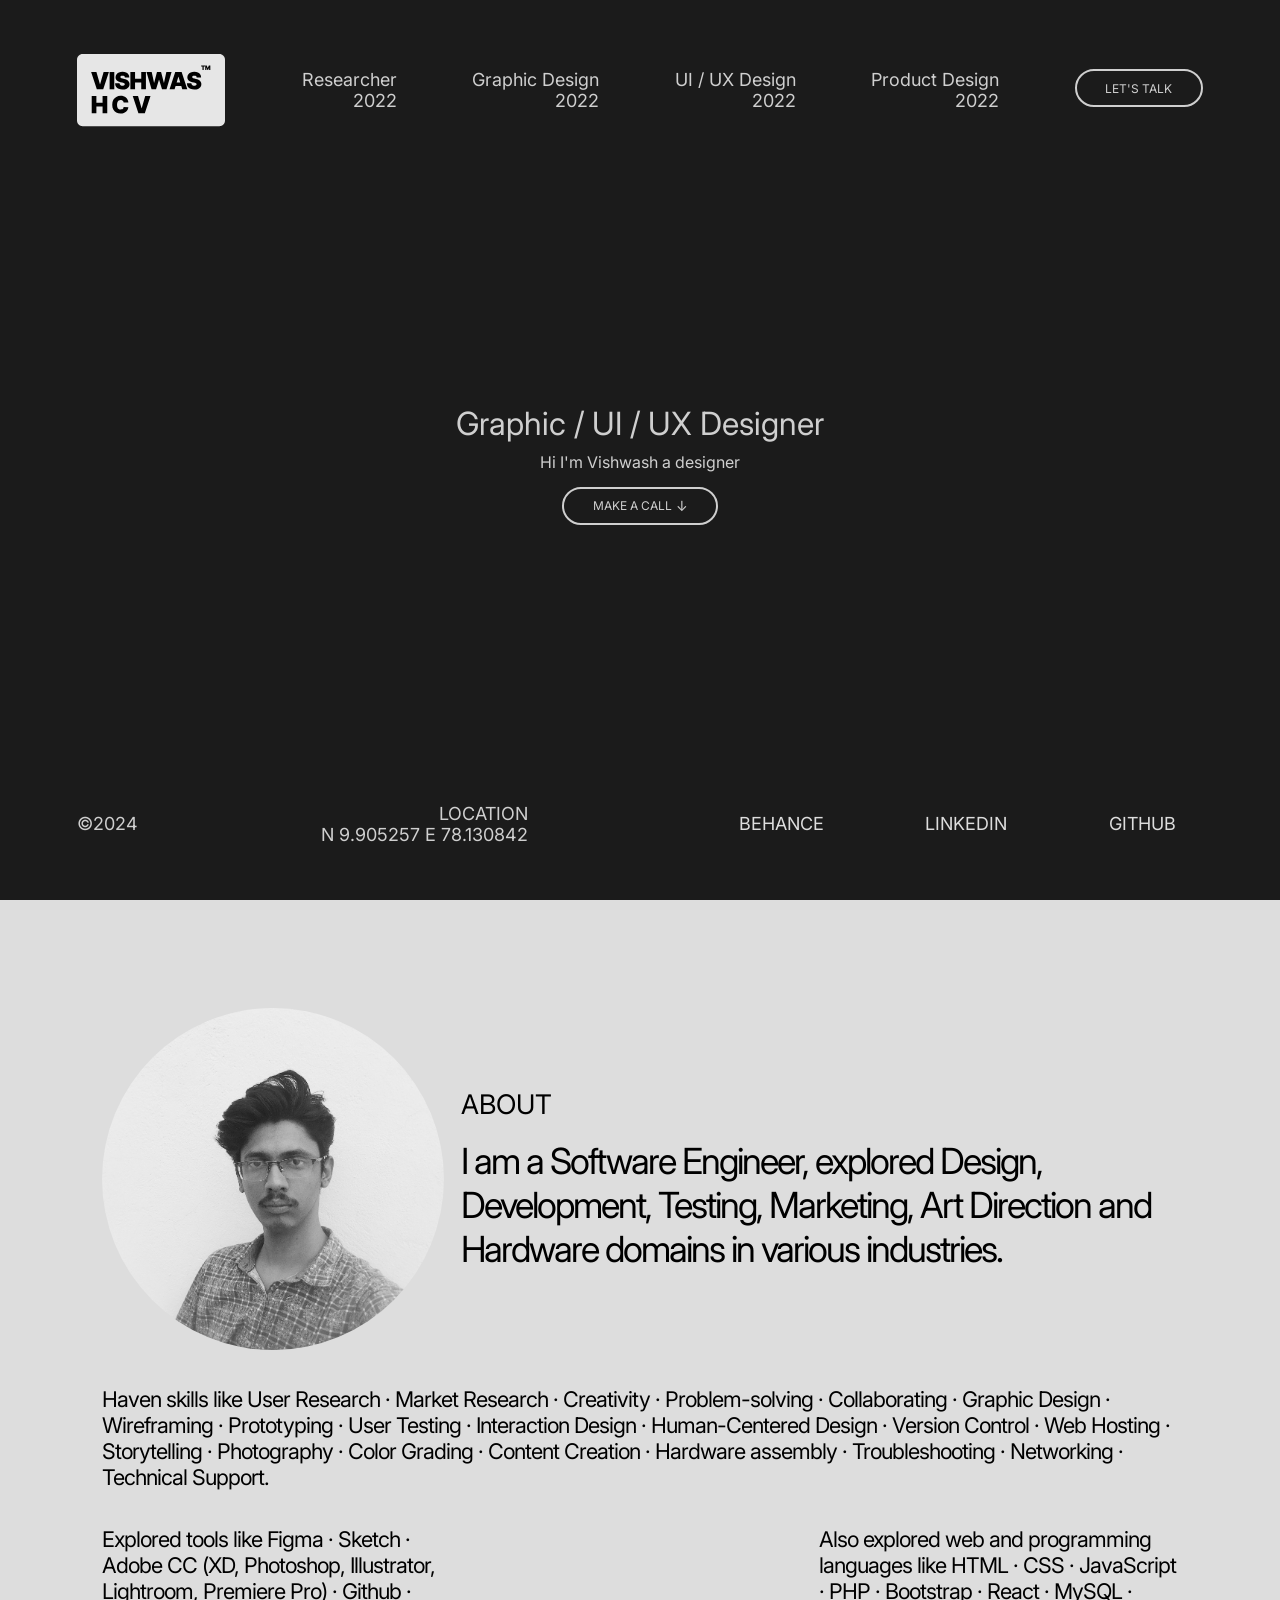
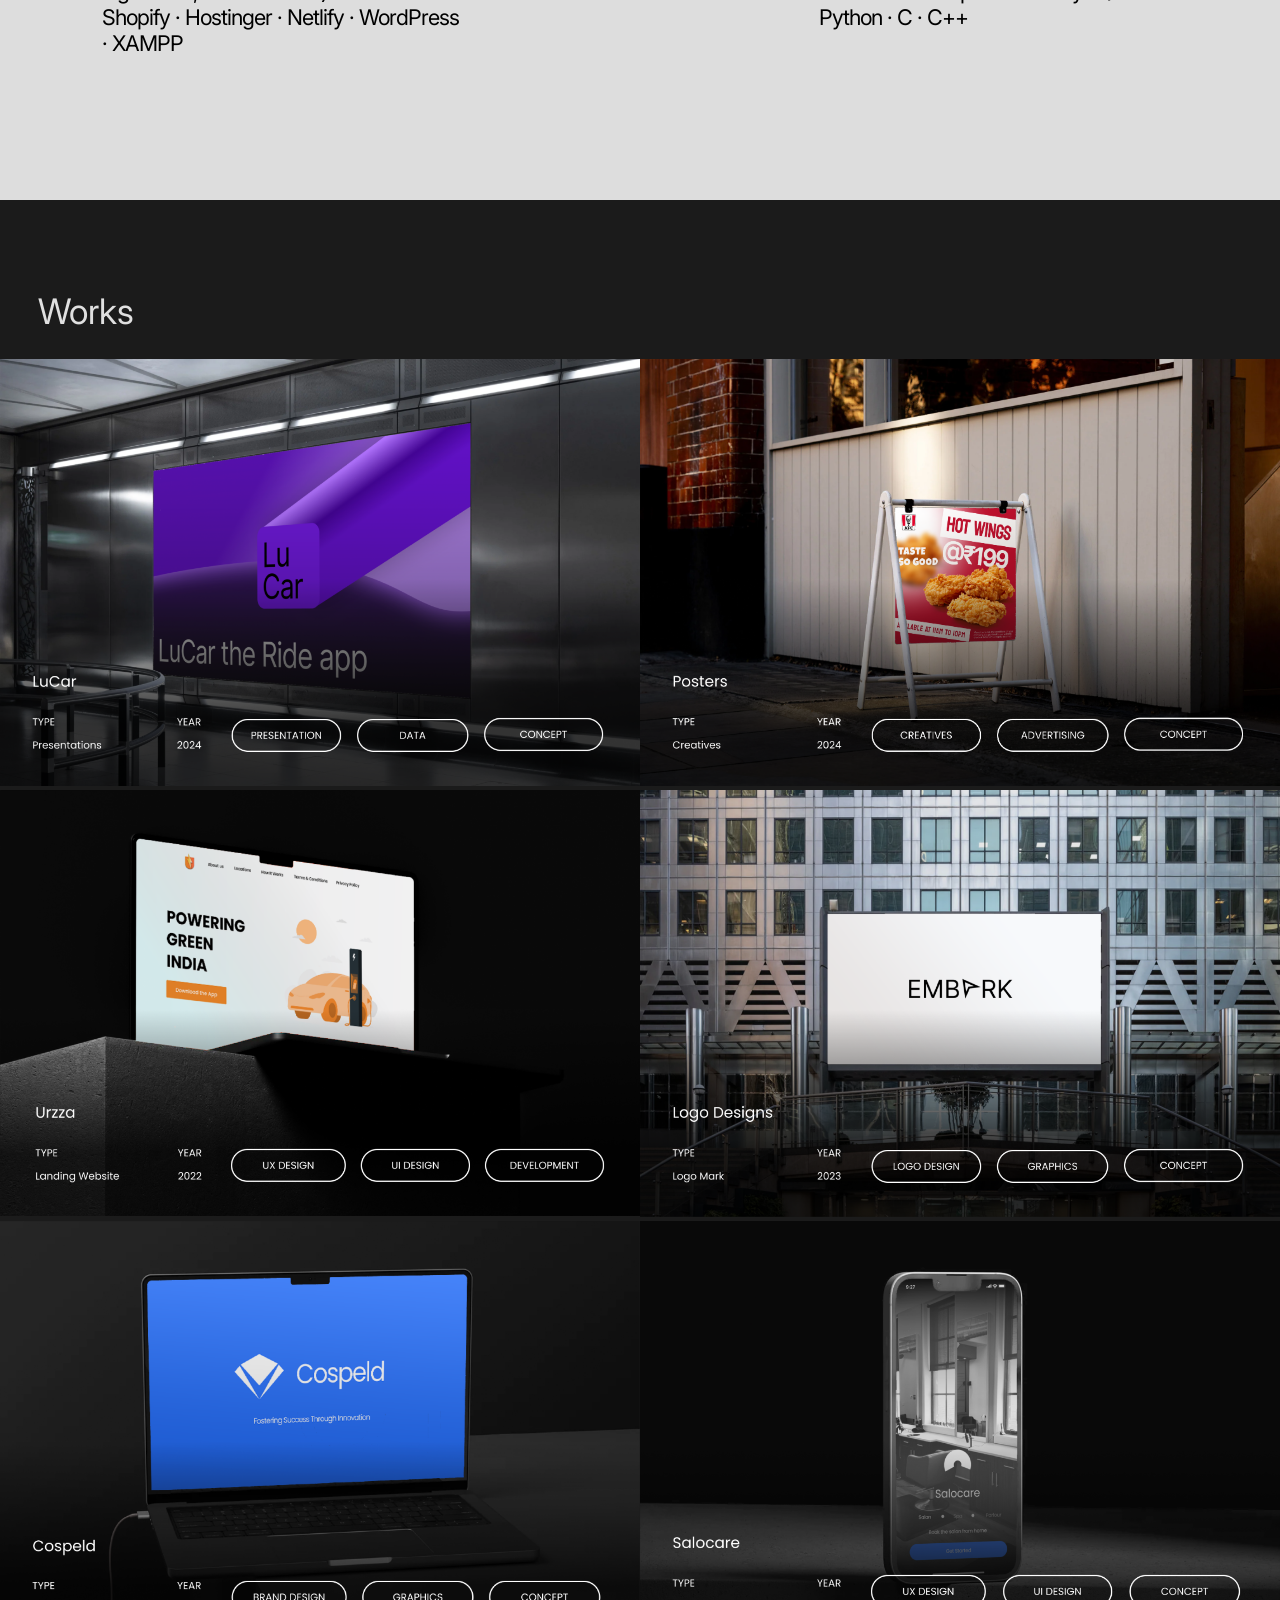
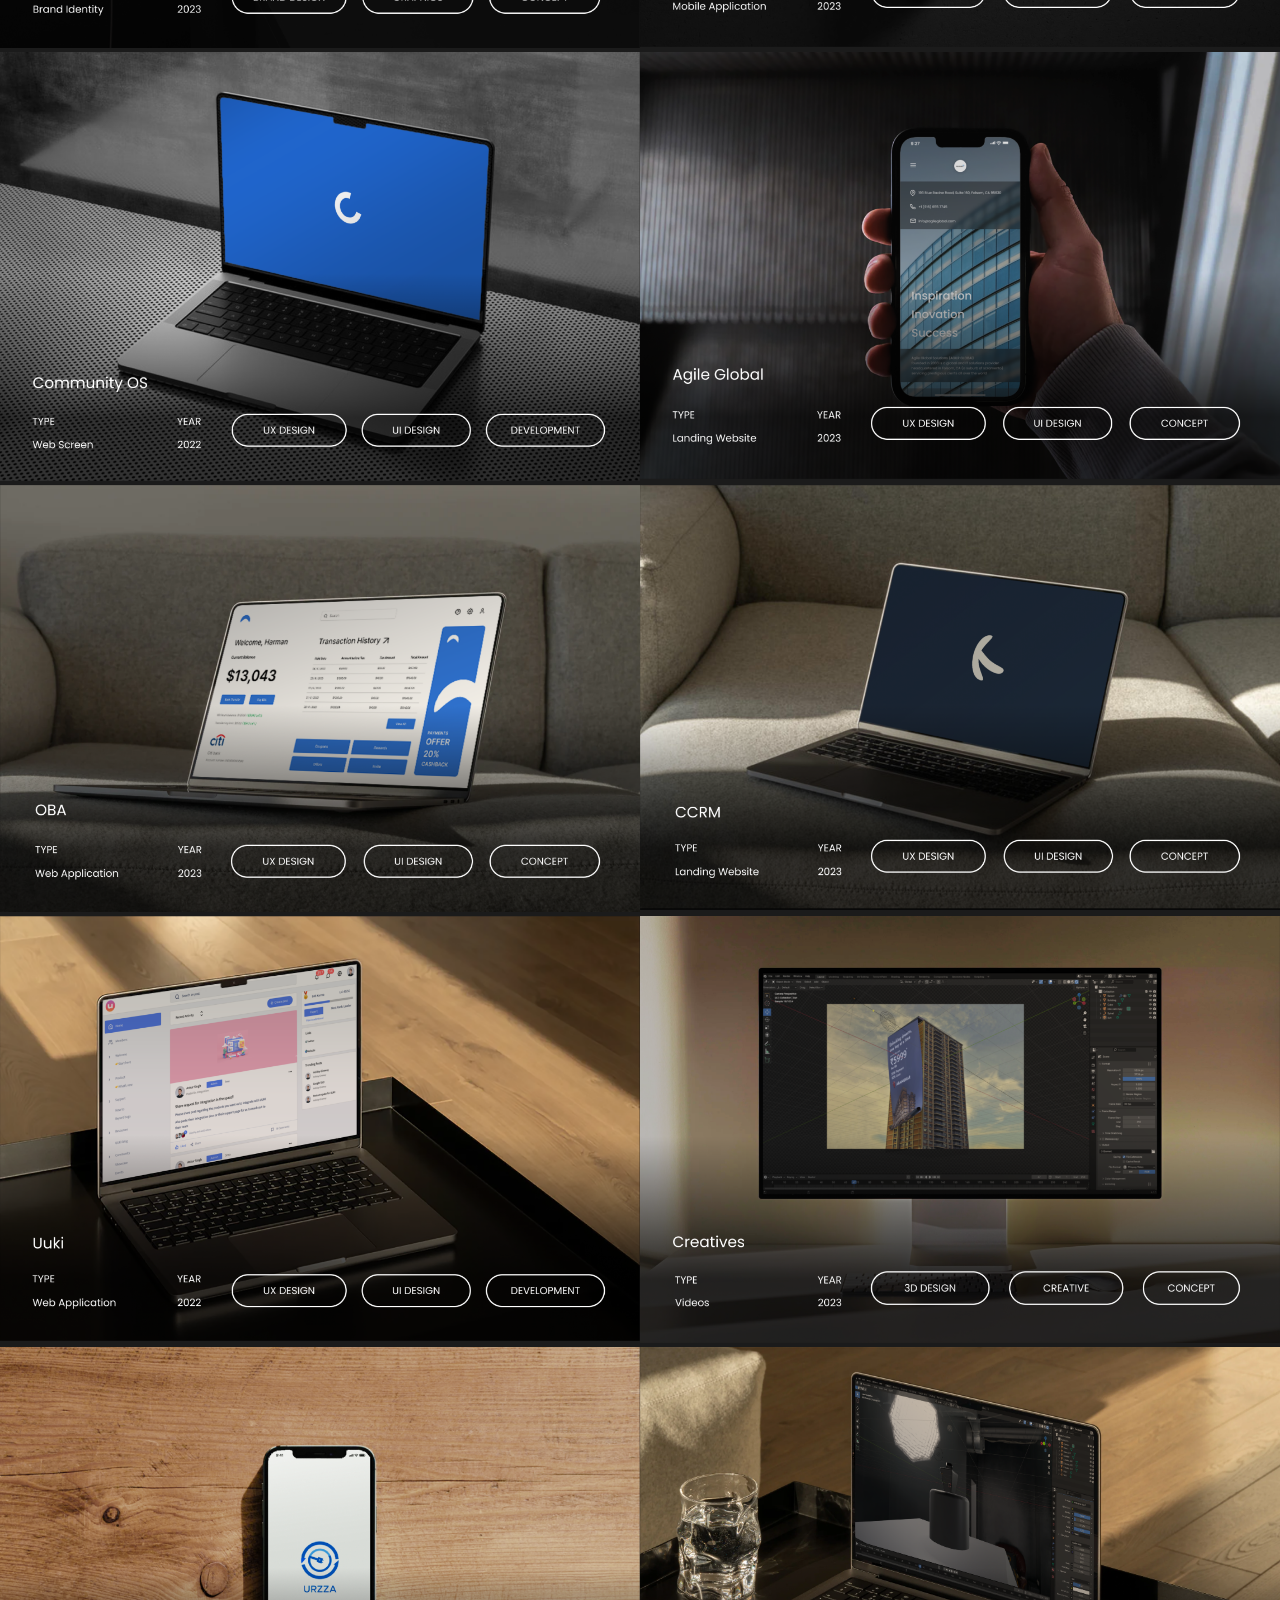
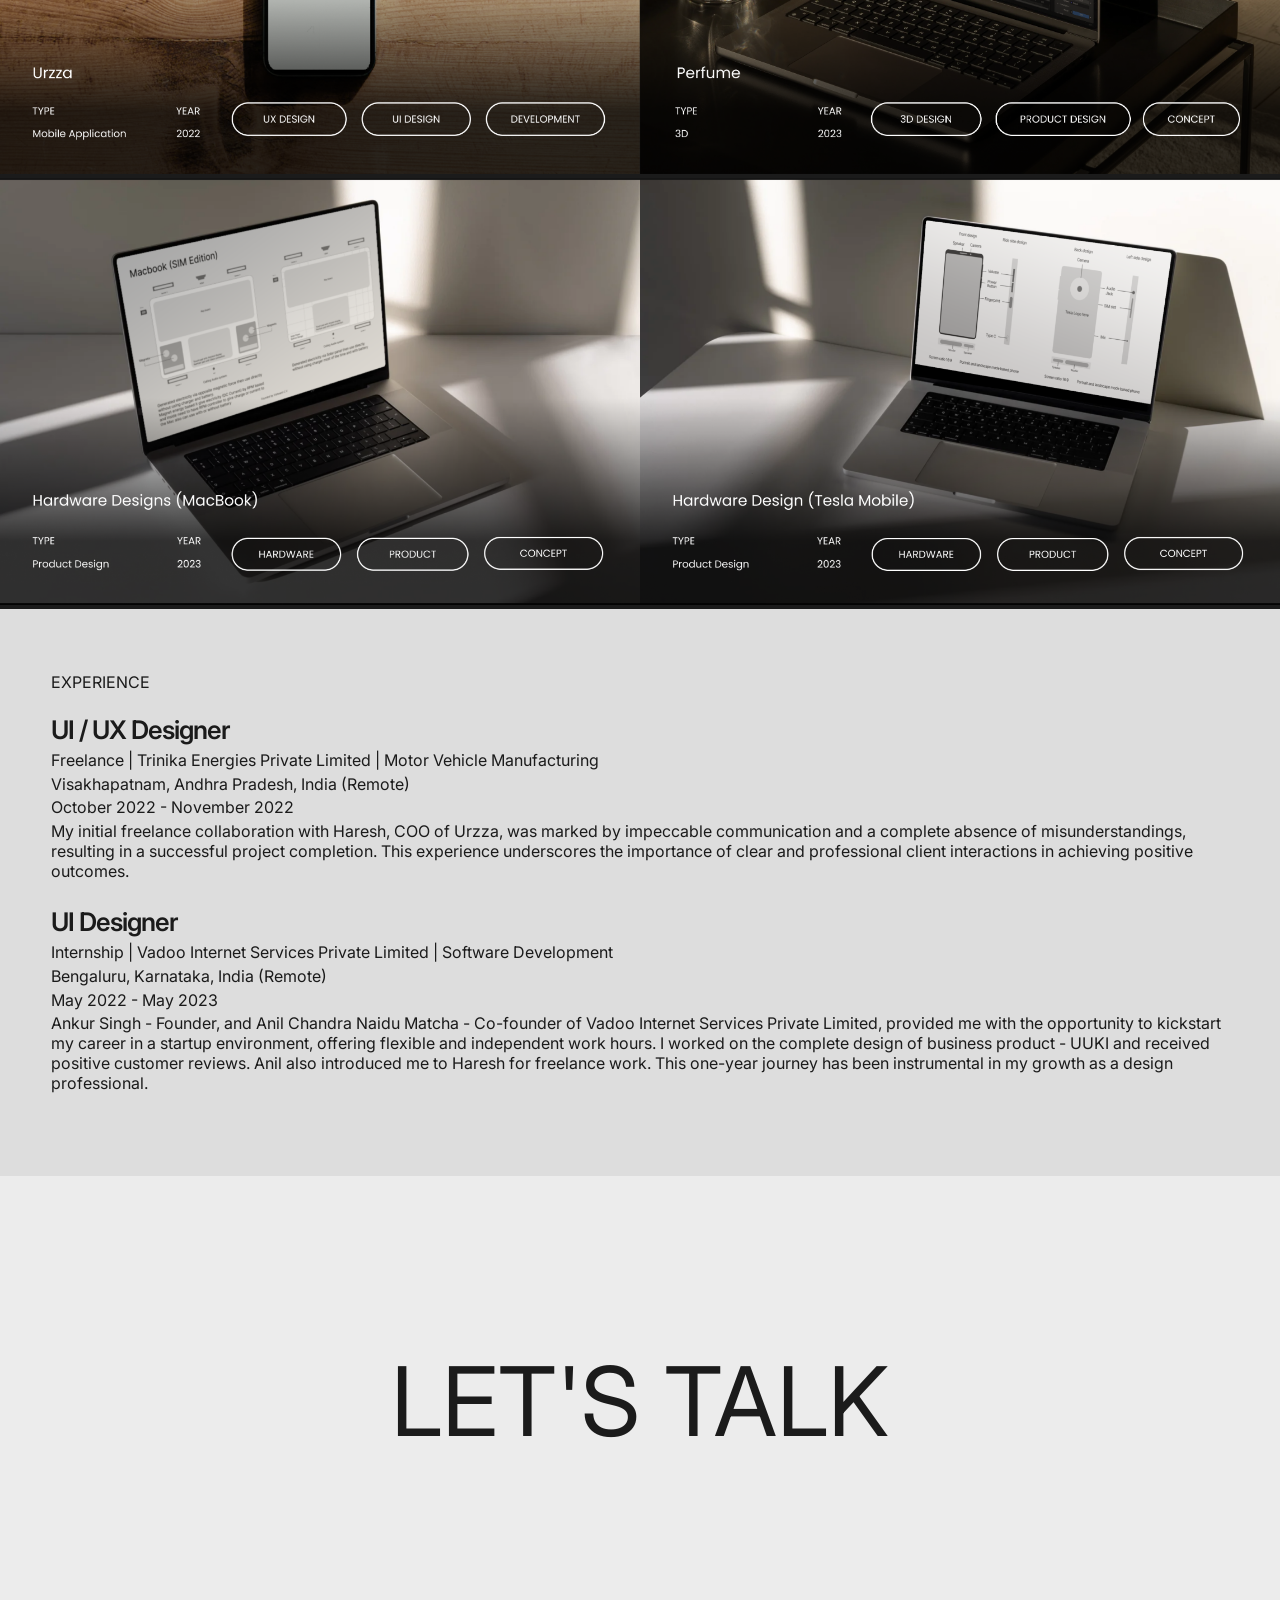
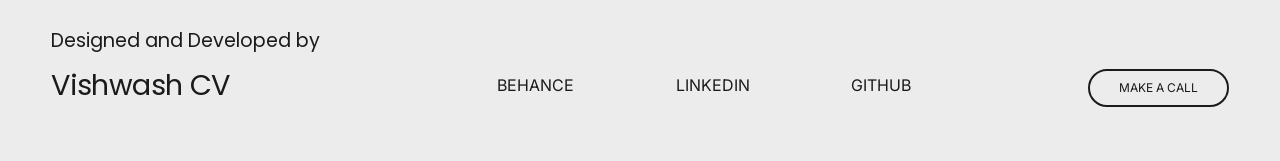
<file: index.html>
﻿<!DOCTYPE html>
<html lang="en">

<head>
    <meta charset="UTF-8">
    <meta name="viewport" content="width=device-width, initial-scale=1.0">
    <link rel="icon" href="./favicon/favicon.svg">
    <link rel="stylesheet" href="./style.css" />
    <link rel="preconnect" href="https://fonts.googleapis.com" />
    <link rel="preconnect" href="https://fonts.gstatic.com" crossorigin />
    <link href="https://fonts.googleapis.com/css2?family=Poppins&display=swap" rel="stylesheet" />
    <link href="https://fonts.googleapis.com/css2?family=Inter&display=swap" rel="stylesheet">
    <title>Vishwash</title>
</head>

<body>
    <main class="smoothing">
        <div class="section">
            <nav class="f-nav">
                <div><img title="HCV - Human Centered Visual" class="name-logo" src="./logo/logo3.svg" /></div>
                <div class="flex width-auto">
                    <div>Researcher<br />2022</div>
                    <div>Graphic Design<br />2022</div>
                    <div>UI / UX Design<br />2022</div>
                    <div>Product Design<br />2022</div>
                    <a href="mailto:vishwashclever@gmail.com" class="button mobile-button hero-button">LET'S TALK</a>
                </div>
            </nav>
            <div class="center-content">
                <div class="title">Graphic / UI / UX Designer</div>
                <div class="sub-title">Hi I'm Vishwash a designer</div>
                <a href="tel:+918838541474" class="button hero-button">MAKE A CALL<div class="arrow">↓</div></a>
            </div>
            <nav class="s-nav">
                <div>©2024</div>
                <div>LOCATION<br />N 9.905257 E 78.130842</div>
                <div class="social">
                    <a class="link" href="https://www.behance.net/vishwashcv">BEHANCE</a>
                    <a class="link" href="https://www.linkedin.com/in/vishwashcv">LINKEDIN</a>
                    <a class="link" href="https://www.github.com/vishwashcv">GITHUB</a>
                </div>
            </nav>
        </div>
        <div class="section-two">
            <div class="profile">
                <img class="profile-pic" src="./images/Profile_pic.png" />
                <div class="profile-about">
                    <div class="profile-about-title">ABOUT</div>
                    <div class="profile-about-para">I am a Software Engineer, explored Design, Development, Testing,
                        Marketing, Art Direction and Hardware domains in various industries.</div>
                </div>
            </div>
            <div class="profile-sub-about">
                <div class="line"></div>
                <div>Haven skills like User Research · Market Research · Creativity · Problem-solving · Collaborating ·
                    Graphic Design · Wireframing · Prototyping · User Testing · Interaction Design ·
                    Human-Centered Design · Version Control · Web Hosting · Storytelling ·
                    Photography · Color Grading · Content Creation · Hardware assembly · Troubleshooting · Networking ·
                    Technical Support.
                </div>
                <div class="line"></div>
            </div>
            <div class="profile-sub-about">
                <div>Explored tools like Figma · Sketch · Adobe CC (XD, Photoshop, Illustrator, Lightroom, Premiere Pro)
                    · Github · Shopify · Hostinger · Netlify · WordPress · XAMPP</div>
                <div class="line"></div>
                <div>Also explored web and programming languages like HTML · CSS · JavaScript · PHP · Bootstrap · React
                    · MySQL · Python · C · C++</div>
            </div>
        </div>
        <div class="section-three" id="ele">



            <div class="title-creative">Works</div>
            <div class="preview-flex">
                <a href="./files/ppt.html"><img class="preview-img" src="./images/21.png" /></a>
                <a href="./files/creative.html"><img class="preview-img" src="./images/22.png" /></a>
            </div>
            <div class="preview-flex">
                <a href="./files/nine.html"><img class="preview-img" src="./images/10.png" /></a>
                <a href="./files/thirteen.html"><img class="preview-img" src="./images/14.png" /></a>
            </div>
            <div class="preview-flex">
                <a href="./files/six.html"><img class="preview-img" src="./images/7.png" /></a>
                <a href="./files/fourteen.html"><img class="preview-img" src="./images/15.png" /></a>
            </div>
            <div class="preview-flex">
                <a href="./files/seven.html"><img class="preview-img" src="./images/8.png" /></a>
                <a href="./files/fifteen.html"><img class="preview-img" src="./images/16.png" /></a>
            </div>
            <div class="preview-flex">
                <a href="./files/five.html"><img class="preview-img" src="./images/5.png" /></a>
                <a href="./files/four.html"><img class="preview-img" src="./images/4.png" /></a>
            </div>
            <div class="preview-flex">
                <a href="./files/three.html"><img class="preview-img" src="./images/3.png" /></a>
                <a href="./files/3d-2.html"><img class="preview-img" src="./images/3d-2.png" /></a>
            </div>
            <div class="preview-flex">
                <a href="./files/one.html"><img class="preview-img" src="./images/1.png" /></a>
                <a href="./files/3d.html"><img class="preview-img" src="./images/3d.png" /></a>
            </div>
           
            
            
           
            
           
            <div class="preview-flex">
                <a href="./files/seventeen.html"><img class="preview-img" src="./images/18.png" /></a>
                <a href="./files/nineteen.html"><img class="preview-img" src="./images/20.png" /></a>
            </div>


            <!-- <div class="preview-flex">

             <a href="./files/twelve.html"><img class="preview-img" src="./images/12.png" /></a> 
            </div> -->

            <!-- <h2 class="head-title">Skill growth by Resume Design</h2>

            <div class="preview-flex width-resume">
                <div class="resume">
                    <h2 class="h-title">February 2022</h2>
                    <img class="height-100" src="./resume/1.jpg" />
                </div>
                <div class="resume">
                    <h2 class="h-title">May 2022</h2>
                    <img class="height-100" src="./resume/2.jpg" />
                </div>
                <div class="resume">
                    <h2 class="h-title">August 2023</h2>
                        <img class="height-100 resume-3" src="./resume/4.png" />
                    </div>
                <div class="resume">
                    <h2 class="h-title">December 2023</h2>
                    <div class="flex-resume">
                        <img class="height-100 resume-3" src="./resume/3-1.png" />
                        <img class="height-100 resume-3" src="./resume/3-2.png" />
                    </div>
                </div>
            </div>
        </div> -->

            <!-- <div class="title-creative">I also do coding, this is my React app</div>
        <div class="title-creative">Todo and Counter application</div>
        <center><embed src="https://vishwashcv.github.io/tcapp/" style="width: 80vw; height: 70vh; margin: 40px 40px;" /></center> -->

            <div class="section-four">
                <div class="experience">EXPERIENCE</div>
                <div>
                    <div class="big">UI / UX Designer</div>
                    <div class="para">Freelance | Trinika Energies Private Limited | Motor Vehicle Manufacturing</div>
                    <div class="para">Visakhapatnam, Andhra Pradesh, India (Remote)</div>
                    <div class="para">October 2022 - November 2022</div>
                    <div class="para grey">My initial freelance collaboration with Haresh, COO of Urzza, was marked by
                        impeccable communication and a complete absence of misunderstandings, resulting in a successful
                        project
                        completion. This experience underscores the importance of clear and professional client
                        interactions
                        in
                        achieving positive outcomes.</div>
                </div>
                <div>
                    <div class="big">UI Designer</div>
                    <div class="para">Internship | Vadoo Internet Services Private Limited | Software Development</div>
                    <div class="para">Bengaluru, Karnataka, India (Remote)</div>
                    <div class="para">May 2022 - May 2023</div>
                    <div class="para grey">Ankur Singh - Founder, and Anil Chandra Naidu Matcha - Co-founder of Vadoo
                        Internet Services Private Limited, provided me with the opportunity to kickstart my career in a
                        startup environment, offering flexible and independent work hours. I worked on the complete
                        design
                        of business product - UUKI and received positive customer reviews. Anil also introduced me to
                        Haresh
                        for freelance work. This one-year journey has been instrumental in my growth as a design
                        professional.</div>
                </div>
                <!-- <div class="space"></div>
                <div class="big">Learning period July 2023 - June 2024 (Creative Design & Graphic Design)</div> -->
<!-- 
                <div class="preview-flex">
                    <center>
                        <img class="p-creative" src="./creatives/10.png" />
                        <img class="p-creative" src="./creatives/3.png" />
                        <img class="p-creative" src="./creatives/4.png" />
                    </center>
                </div>


                <div class="space"></div>
                <div class="big">Learning period December 2023 - January 2024 (Hardware Engineering, System
                    Administration & Hardware Product Design)</div>
                <div class="preview-flex">
                    <center>
                        <img class="p-creative" src="./Hardware/1.png" />
                        <img class="p-creative" src="./Hardware/2.png" />
                        <img class="p-creative" src="./Hardware/3.png" />
                    </center>
                </div>

                <div class="space"></div>
                <div class="big">Learning period December 2022 - April 2023 (UI / UX Design)</div>
                <div class="preview-flex">
                    <center>
                        <img class="p-creative" src="./UI/1.jpg" />
                        <img class="p-creative" src="./UI/2.jpg" />
                        <img class="p-creative" src="./UI/3.jpg" />
                    </center>
                </div> -->
                <div class="space"></div>
            </div>
            <div class="footer">
                <div id="t-mail" class="footer-lets-talk" href="mailto: vishwashclever@gmail.com">LET'S TALK</div>
                <div class="footer-bottom">
                    <div class="des">
                        <div class="role">Designed and Developed by</div>
                        <div class="name">Vishwash CV</div>
                    </div>
                    <div class="social">
                        <a class="link-bottom" href="https://www.behance.net/vishwashcv">BEHANCE</a>
                        <a class="link-bottom" href="https://www.linkedin.com/in/vishwashcv1">LINKEDIN</a>
                        <a class="link-bottom" href="https://www.github.com/vishwashcv">GITHUB</a>
                    </div>
                    <a href="tel:+918838541474" class="back-to-top button">MAKE A CALL</a>
                </div>
    </main>
</body>

</html>
</file>
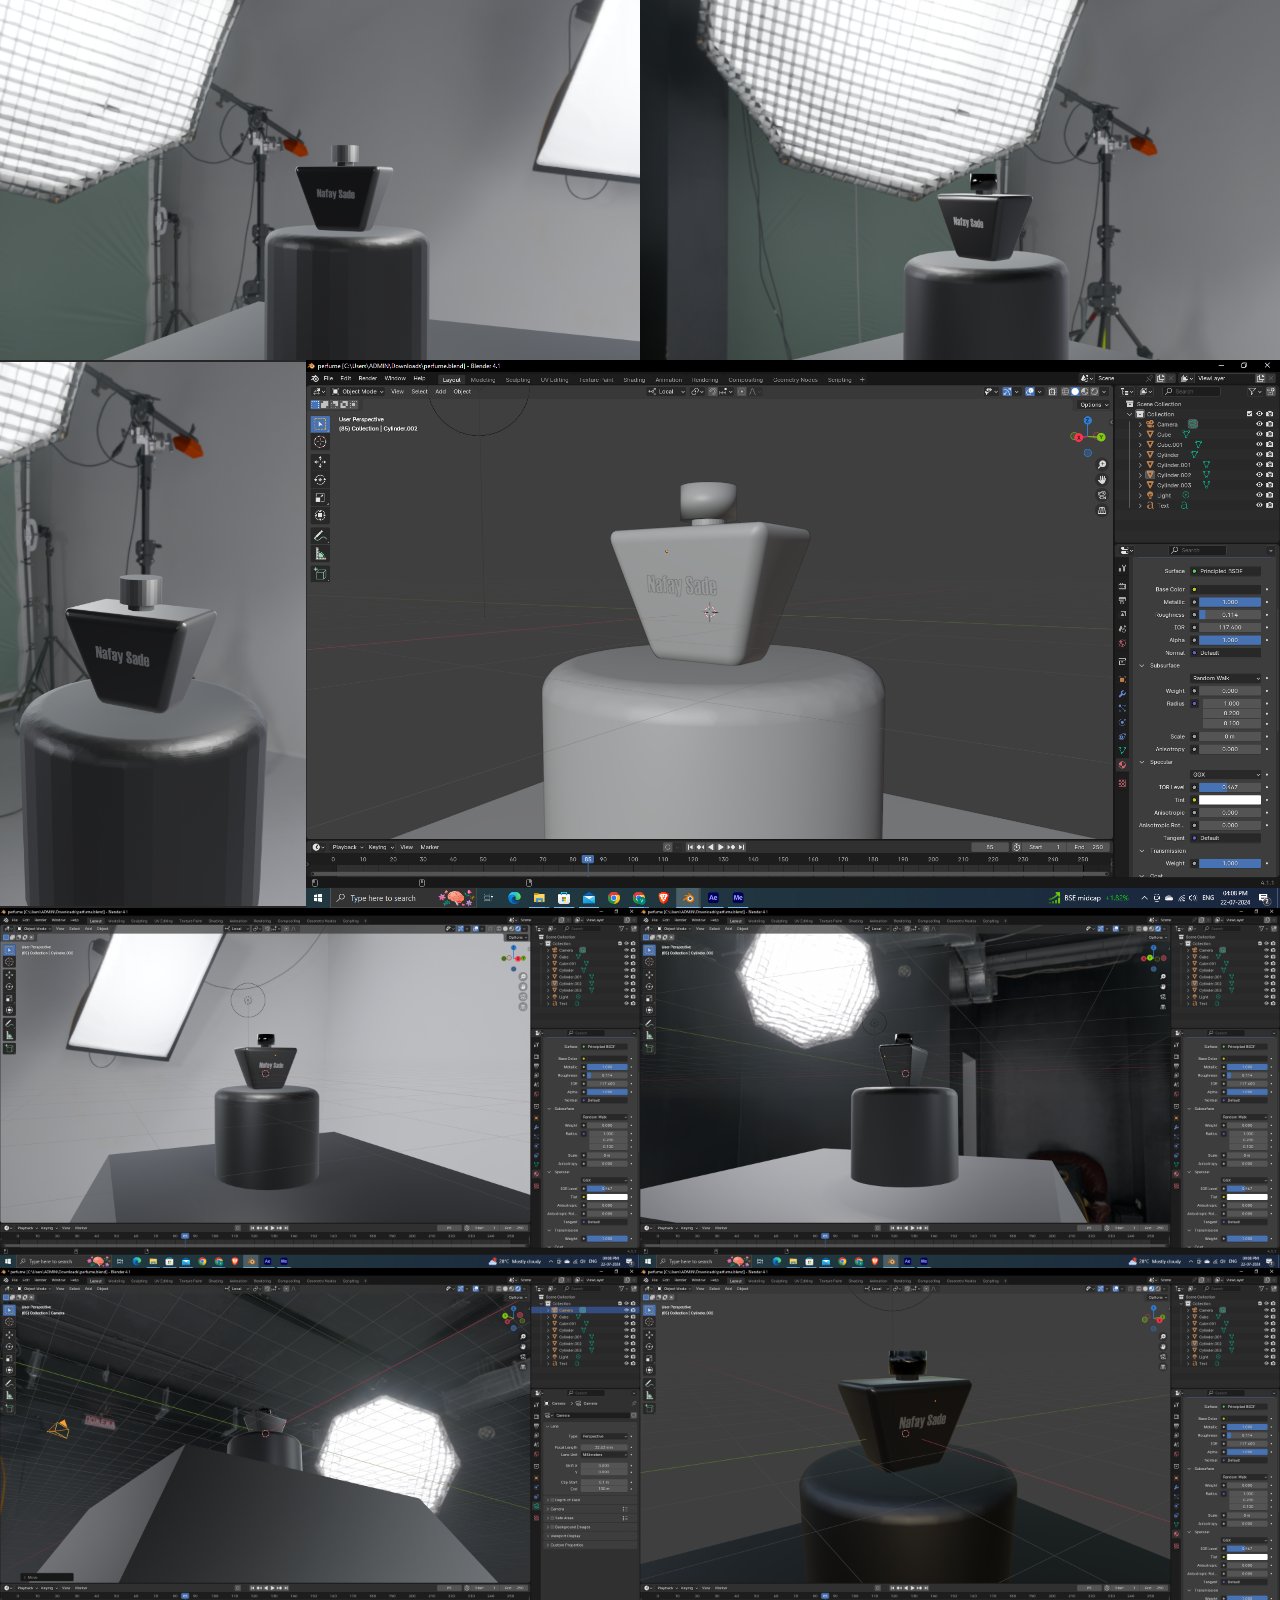
<file: files/3d.html>
<!DOCTYPE html>
<html lang="en">
<head>
    <meta charset="UTF-8">
    <meta http-equiv="X-UA-Compatible" content="IE=edge">
    <meta name="viewport" content="width=device-width, initial-scale=1.0">
    <title>Vishwash</title>
</head>
<style>
    *{
        margin: 0;
    }
    body{
        background-color: #272727;
    }
    .one{
        display: flex;
        justify-content: center;
        align-items: center;
        
    }
    .img{
        width: 50%;
    }
    .vertical{
        width: 23.9%;
    }
    .horizontal{
        width: 76.1%;
    }
   
@media only screen and (max-width: 960px) {
    .img, img, .vertical, .horizontal{
        width: 100%;
    }
    .one{
        display: block;
    }
}
</style>
<body>
    <div class="one">
        <img class="img" src="./images/3d/1.png" />
        <img class="img" src="./images/3d/2.png" />
    </div>
    <div class="one">
        <img class="vertical" src="./images/3d/3.png" />
        <img class="horizontal" src="./images/3d/4.png" />
    </div>
    <div class="one">
        <img class="img" src="./images/3d/5.png" />
        <img class="img" src="./images/3d/6.png" />
    </div>
    <div class="one">
        <img class="img" src="./images/3d/7.png" />
        <img class="img" src="./images/3d/8.png" />
    </div>
</body>
</html>
</file>
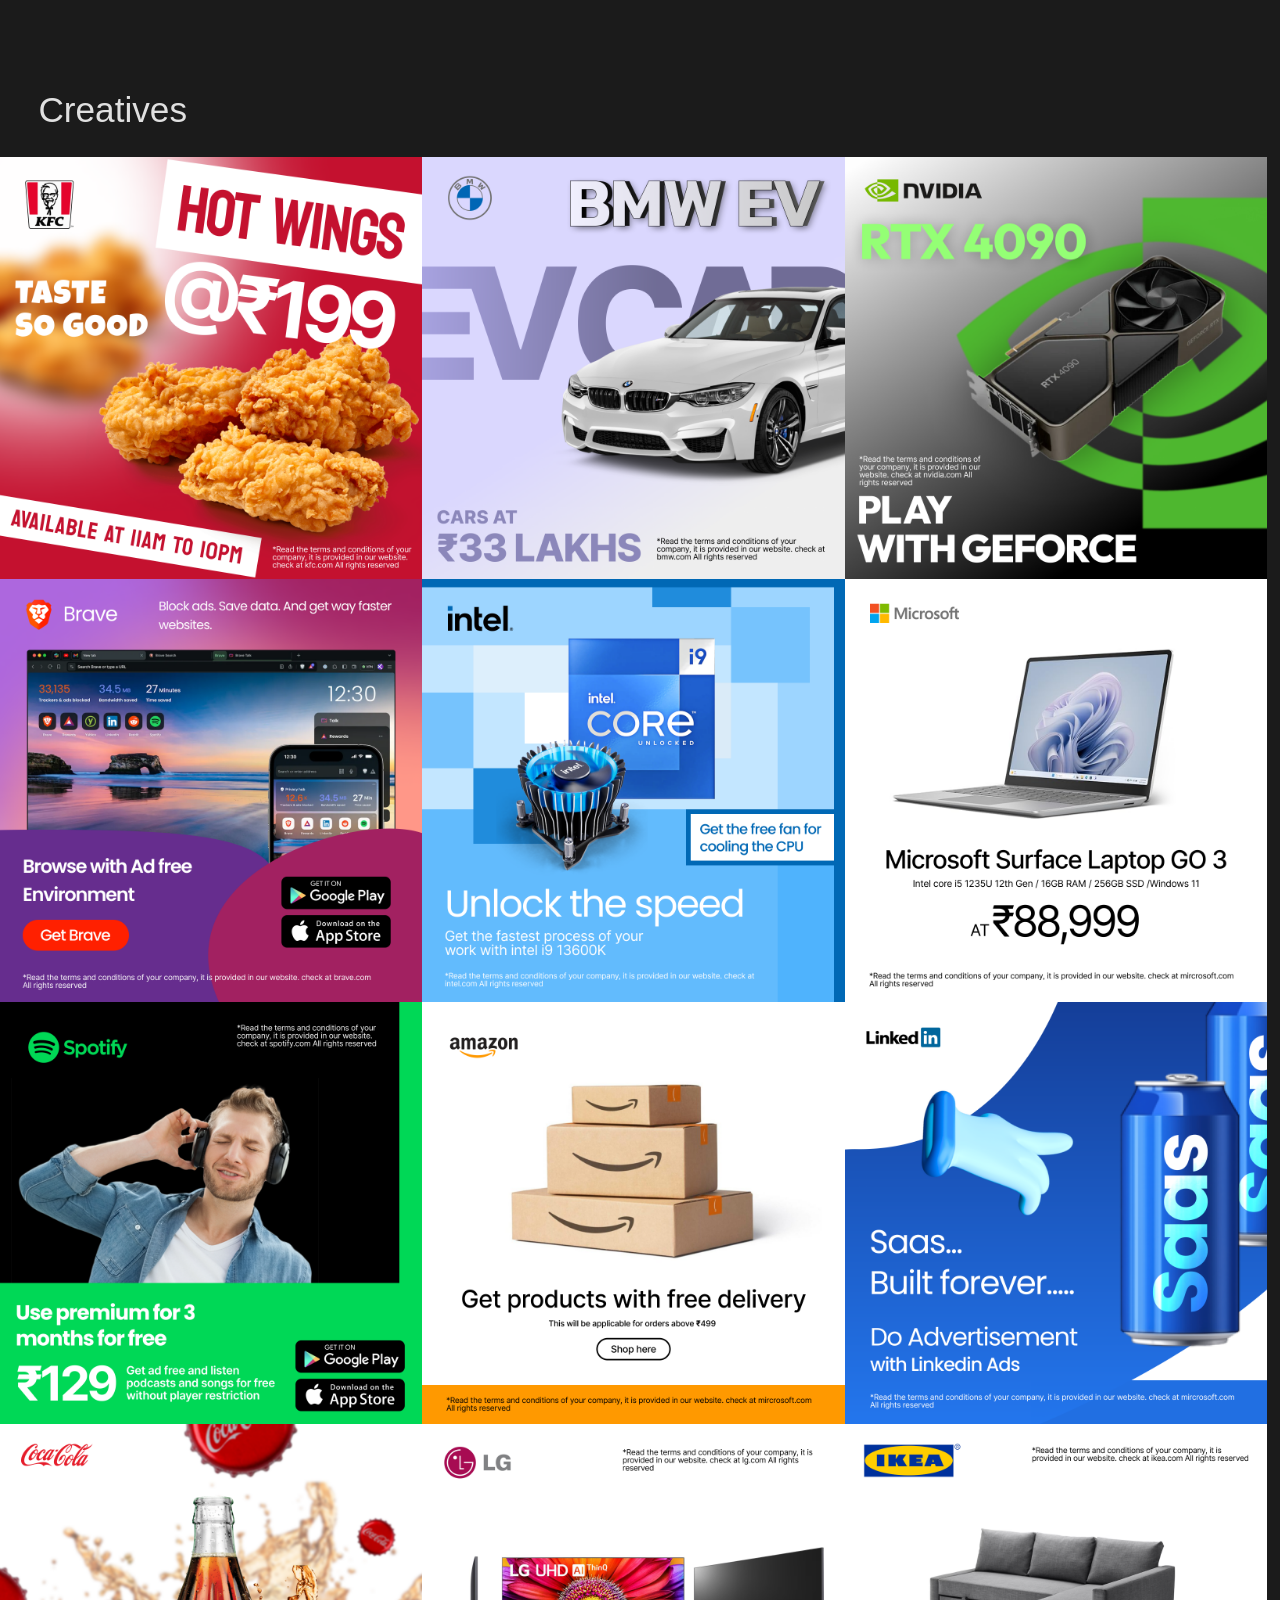
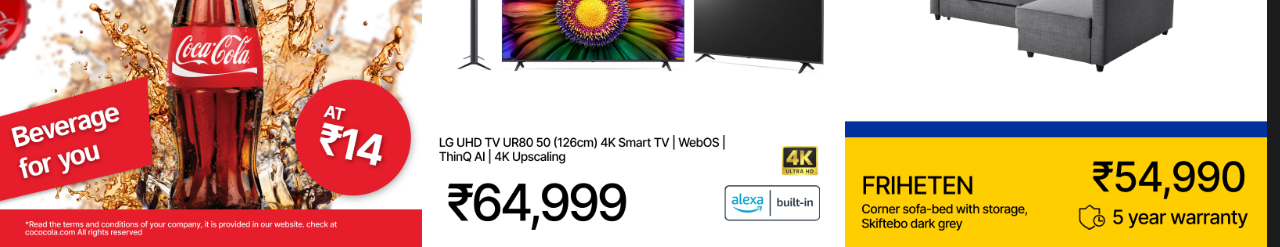
<file: files/creative.html>
<!DOCTYPE html>
<html lang="en">
<head>
    <meta charset="UTF-8">
    <meta name="viewport" content="width=device-width, initial-scale=1.0">
    <title>Vishwash</title>
    <link href="../style.css" rel="stylesheet" />
</head>
<body>
    <div class="title-creative">Creatives</div>
            <div class="preview-flex">
                <img class="creative" src="../creatives/1.png" />
                <img class="creative" src="../creatives/2.png" />
                <img class="creative" src="../creatives/3.png" />
            </div>
            <div class="preview-flex">
                <img class="creative" src="../creatives/4.png" />
                <img class="creative" src="../creatives/5.png" />
                <img class="creative" src="../creatives/6.png" />
            </div>
            <div class="preview-flex">
                <img class="creative" src="../creatives/7.png" />
                <img class="creative" src="../creatives/8.png" />
                <img class="creative" src="../creatives/9.png" />
            </div>
            <div class="preview-flex">
                <img class="creative" src="../creatives/10.png" />
                <img class="creative" src="../creatives/11.png" />
                <img class="creative" src="../creatives/12.png" />
            </div>
</body>
</html>
</file>
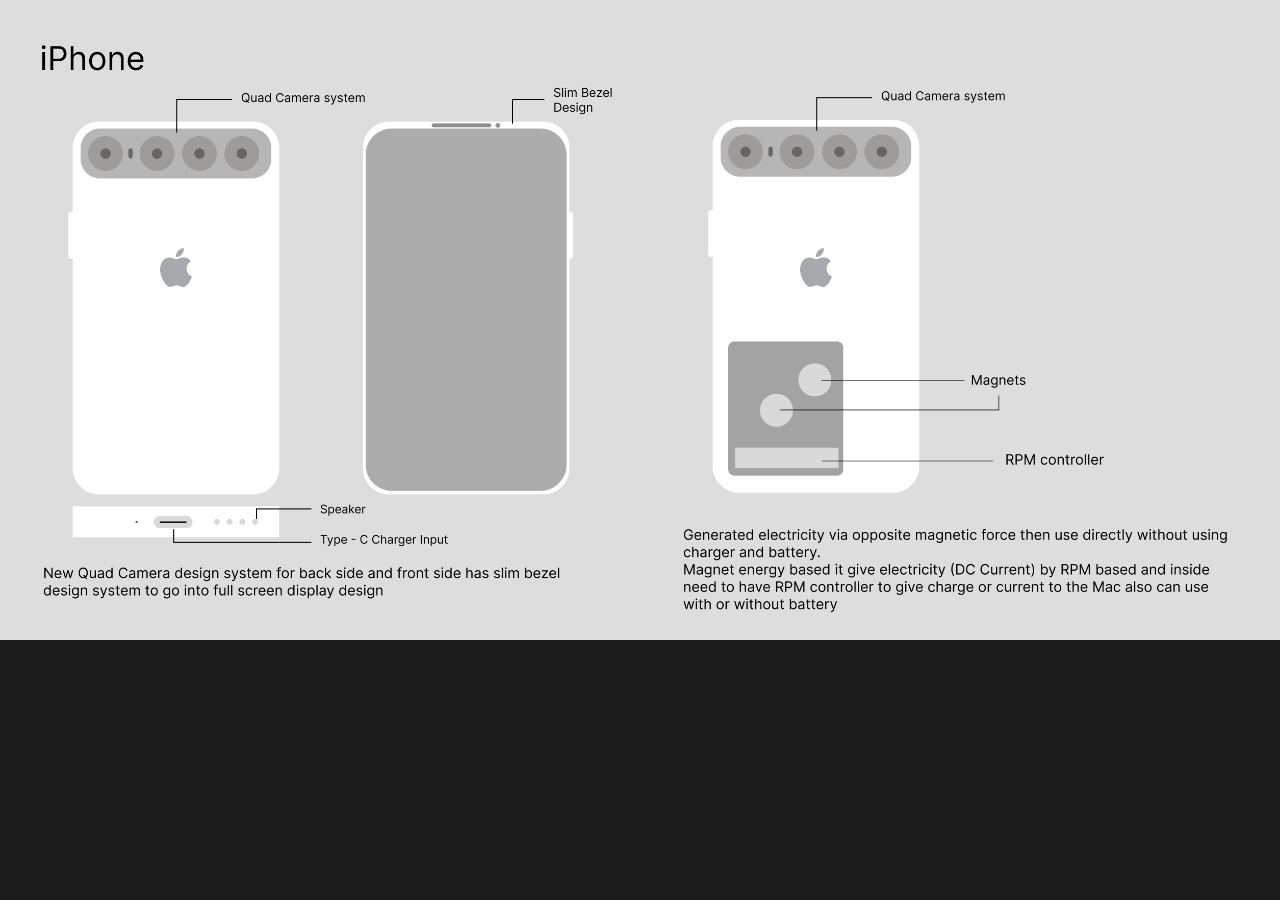
<file: files/eighteen.html>
<!DOCTYPE html>
<html lang="en">
<head>
    <meta charset="UTF-8">
    <meta http-equiv="X-UA-Compatible" content="IE=edge">
    <meta name="viewport" content="width=device-width, initial-scale=1.0">
    <link rel="stylesheet" href="../style.css" />
    <title>Vishwash</title>
</head>
<body>
    <div class="preview-flex">
        <img class="preview-img" src="../works/1.png" />
        <img class="preview-img" src="../works/2.png" />
    </div>
</body>
</html>
</file>
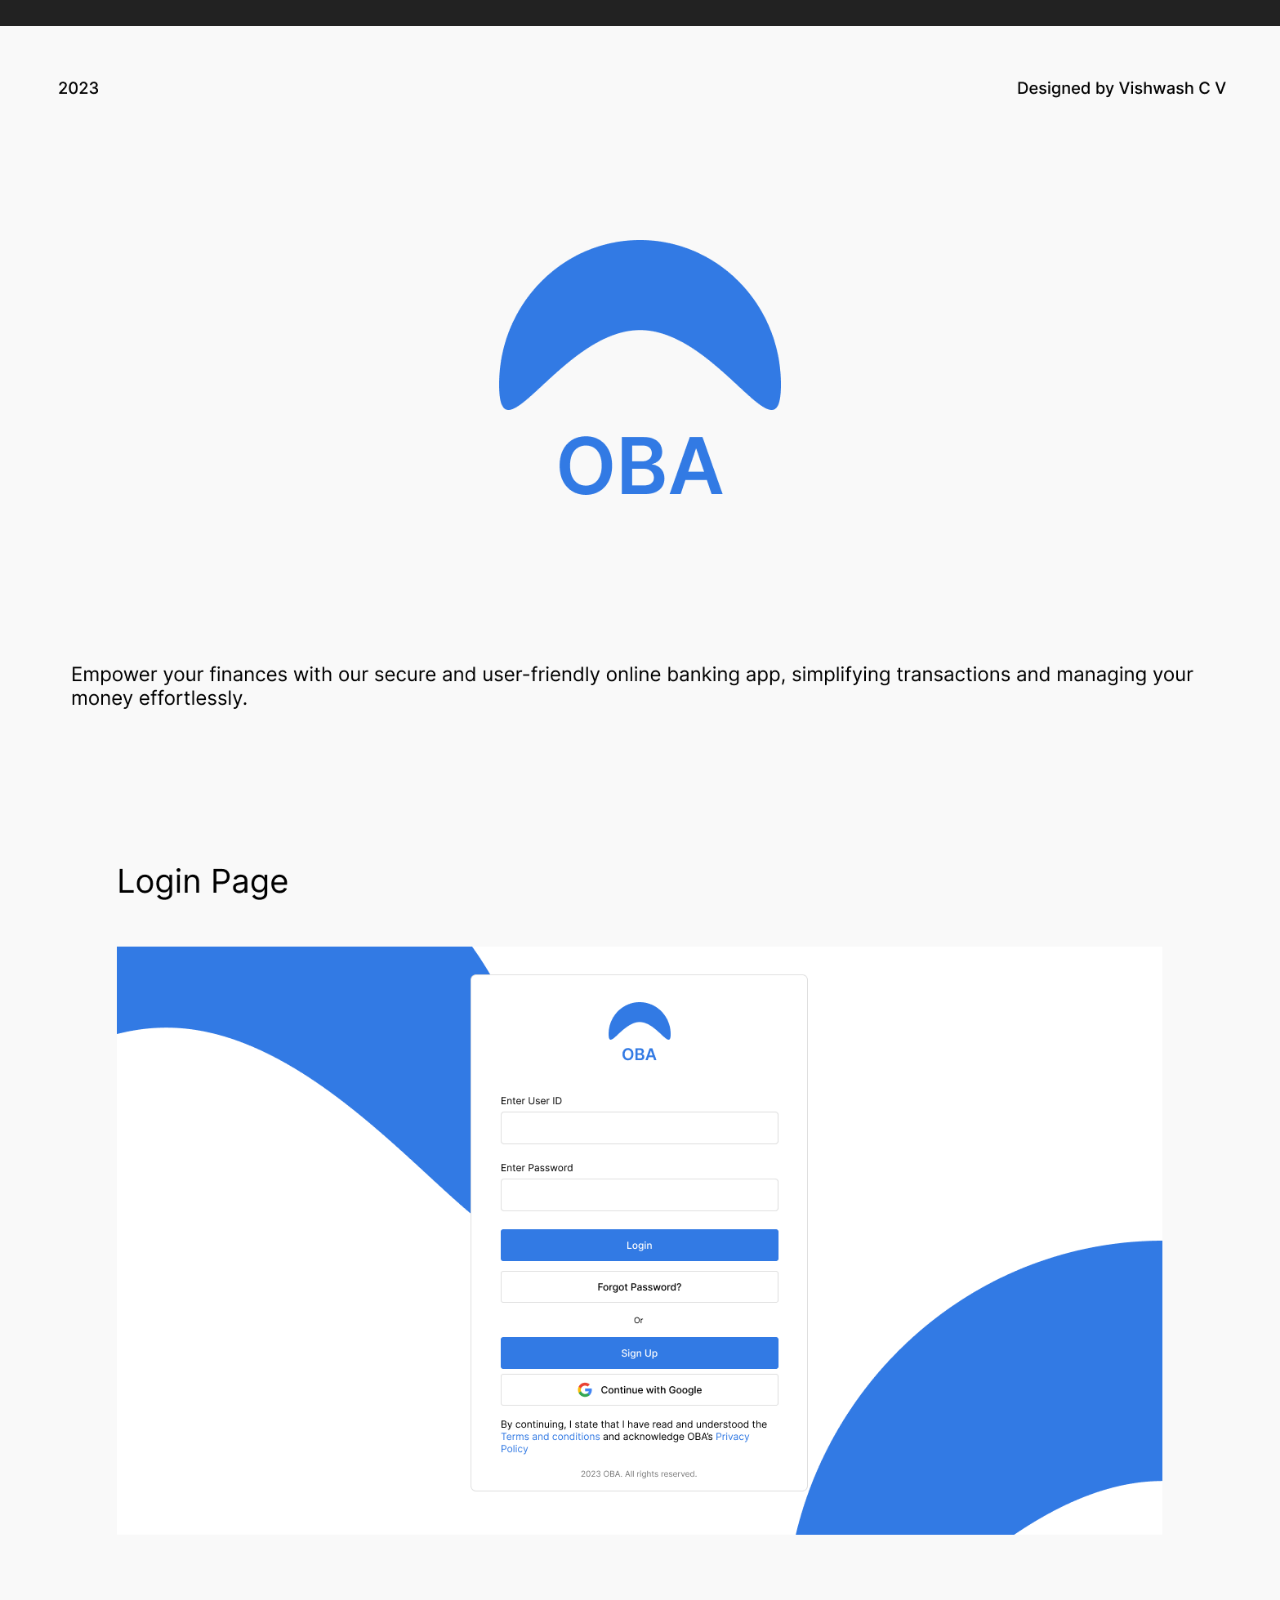
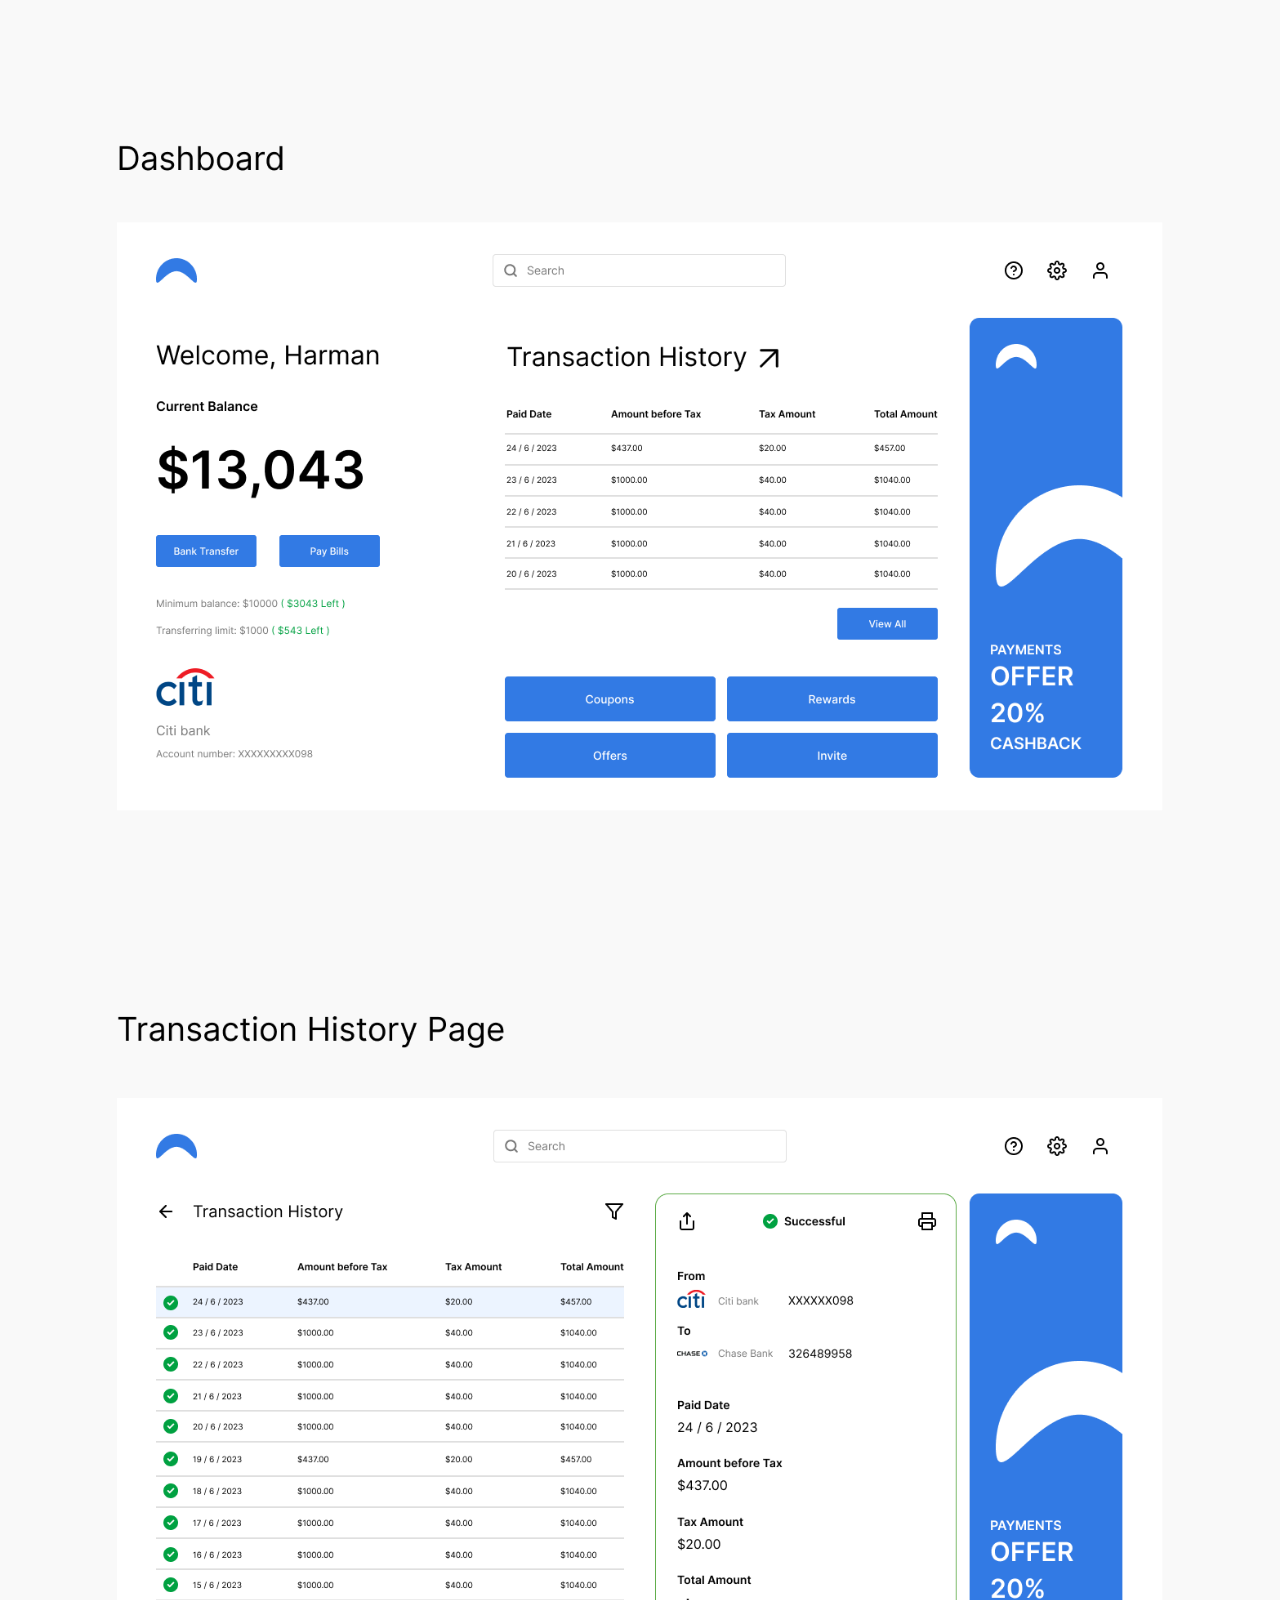
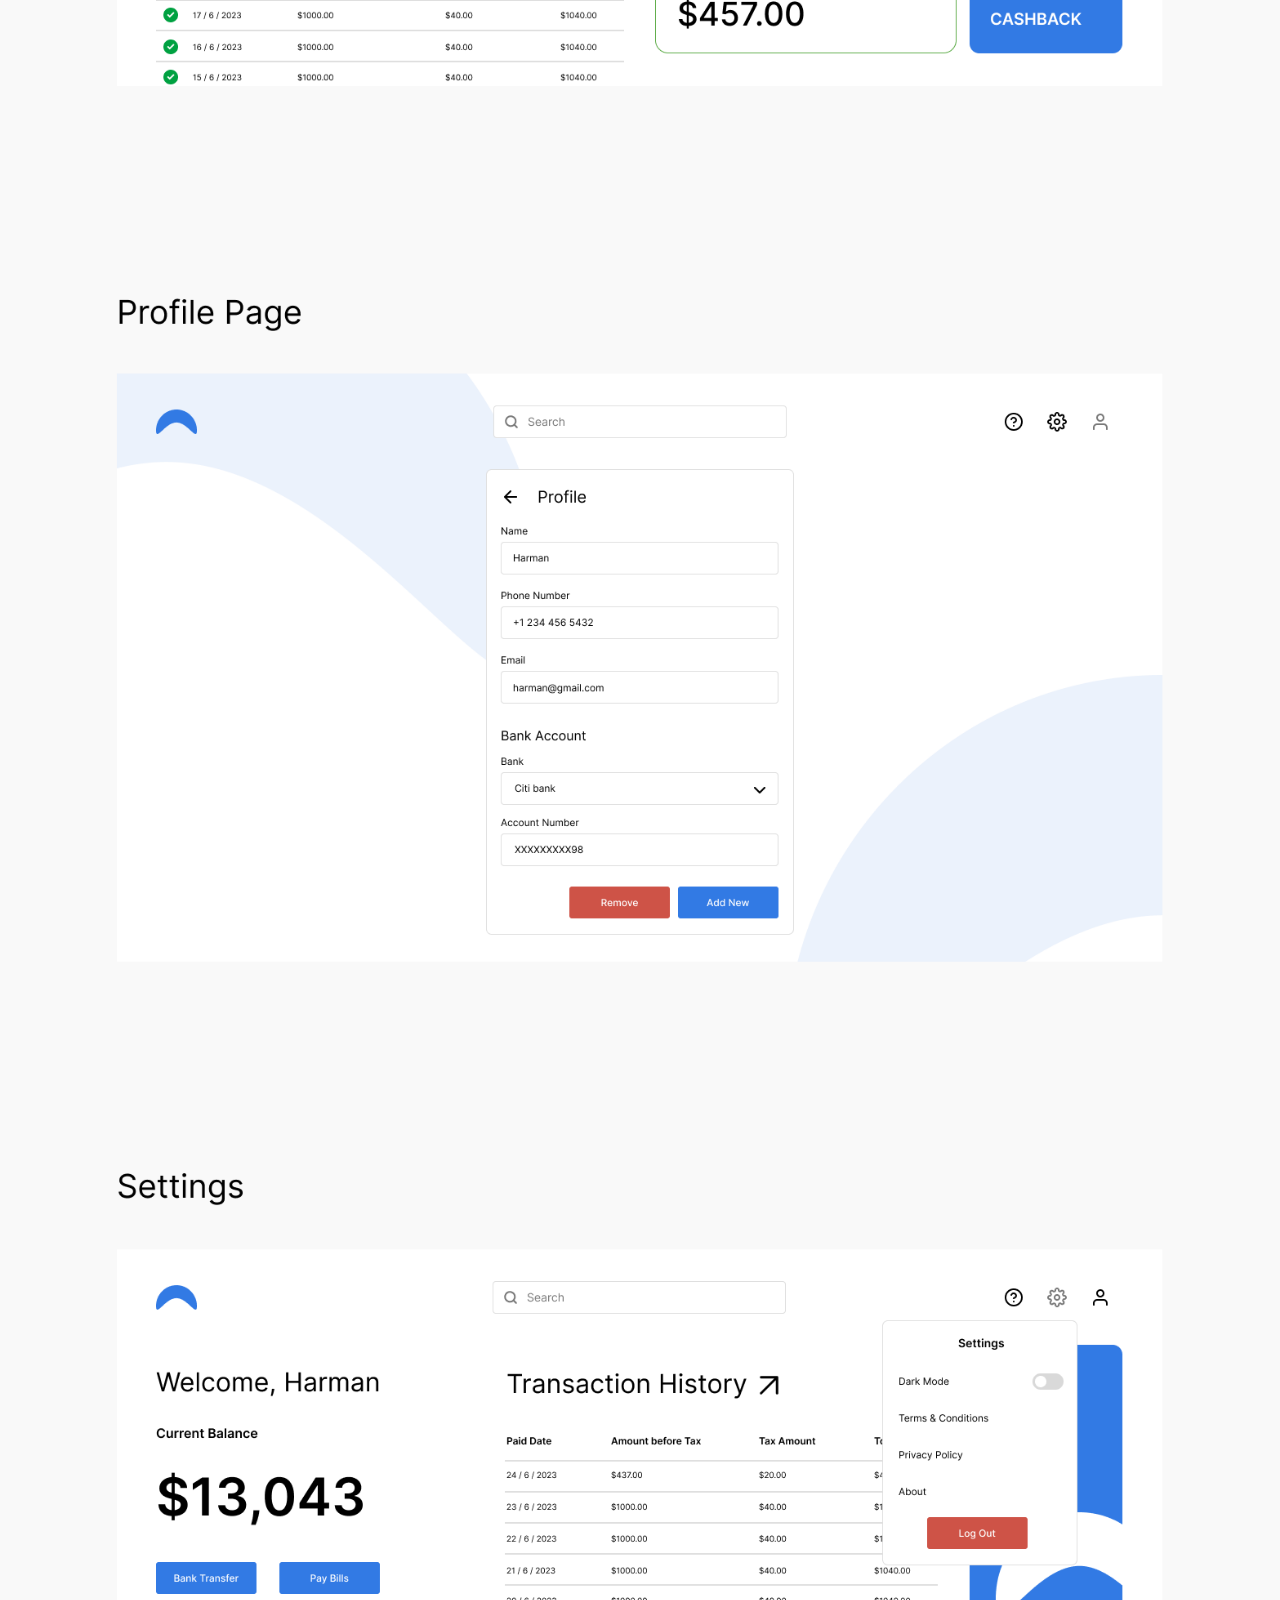
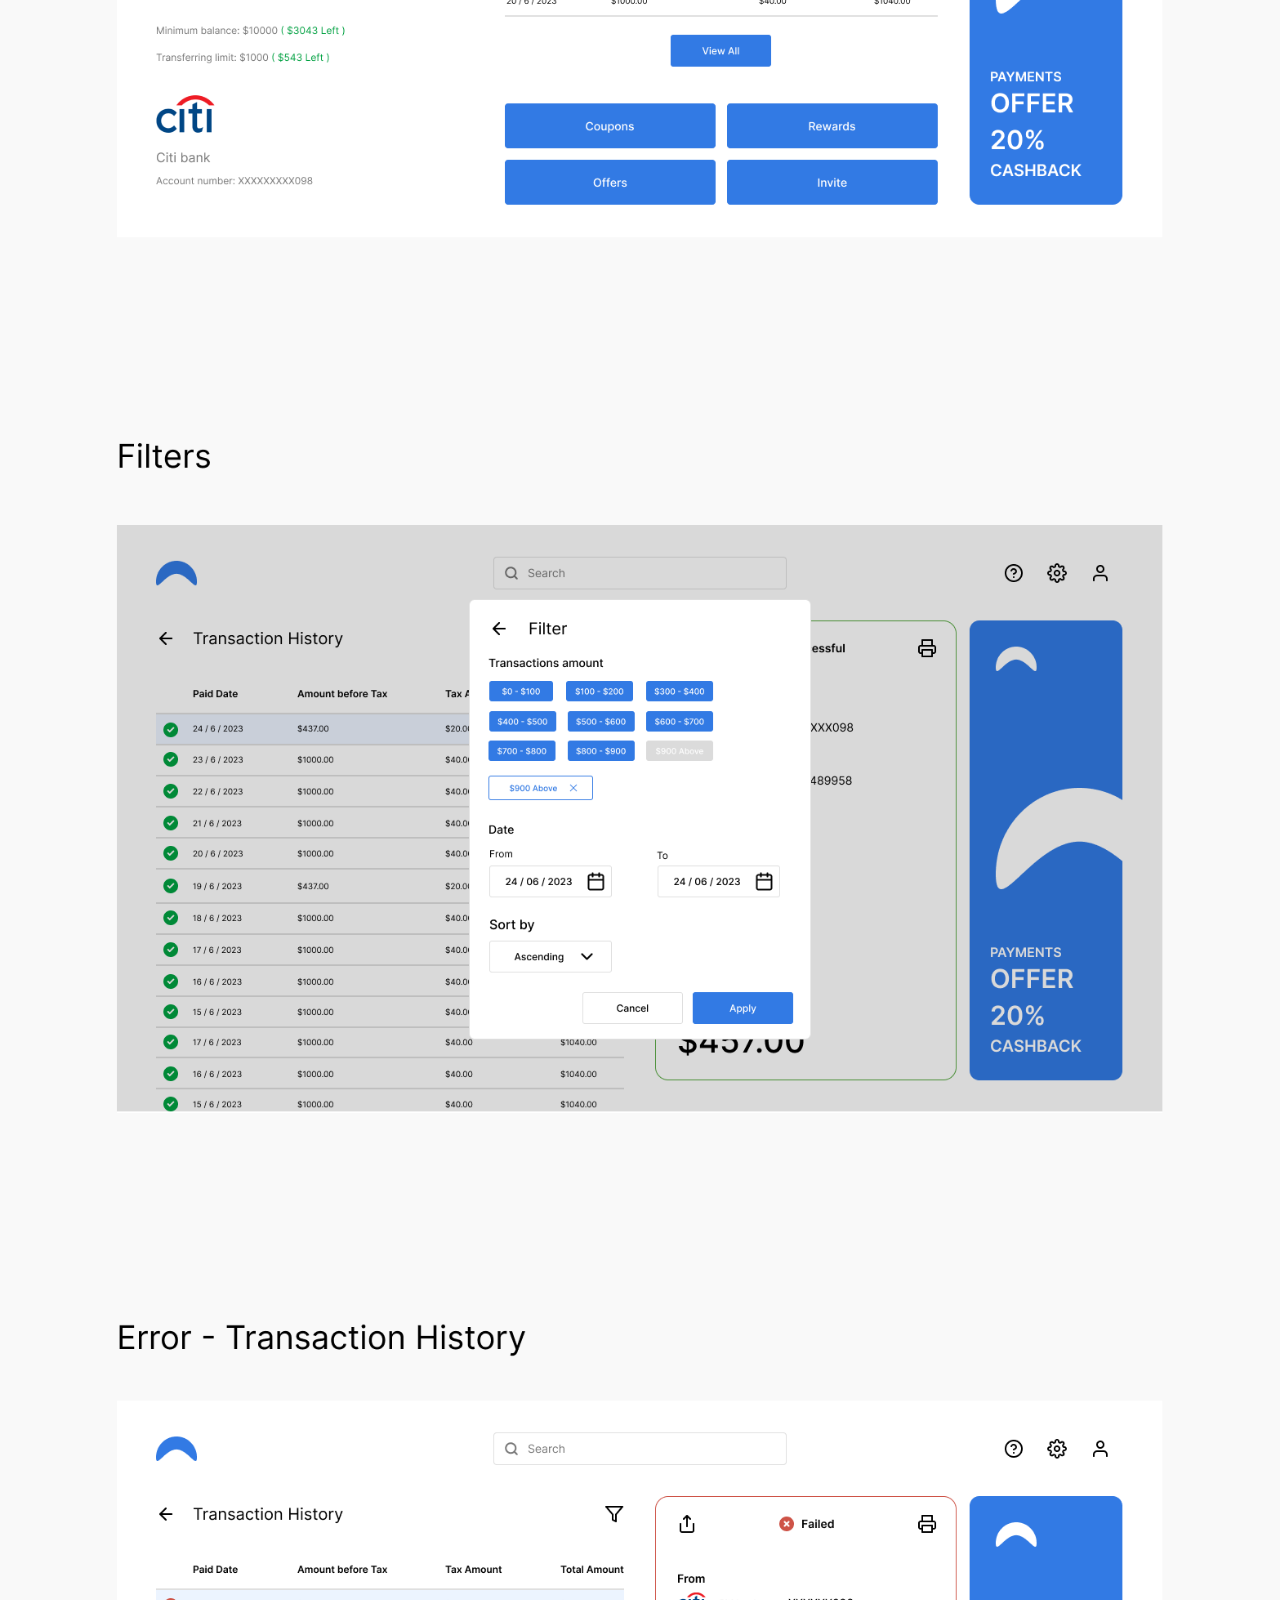
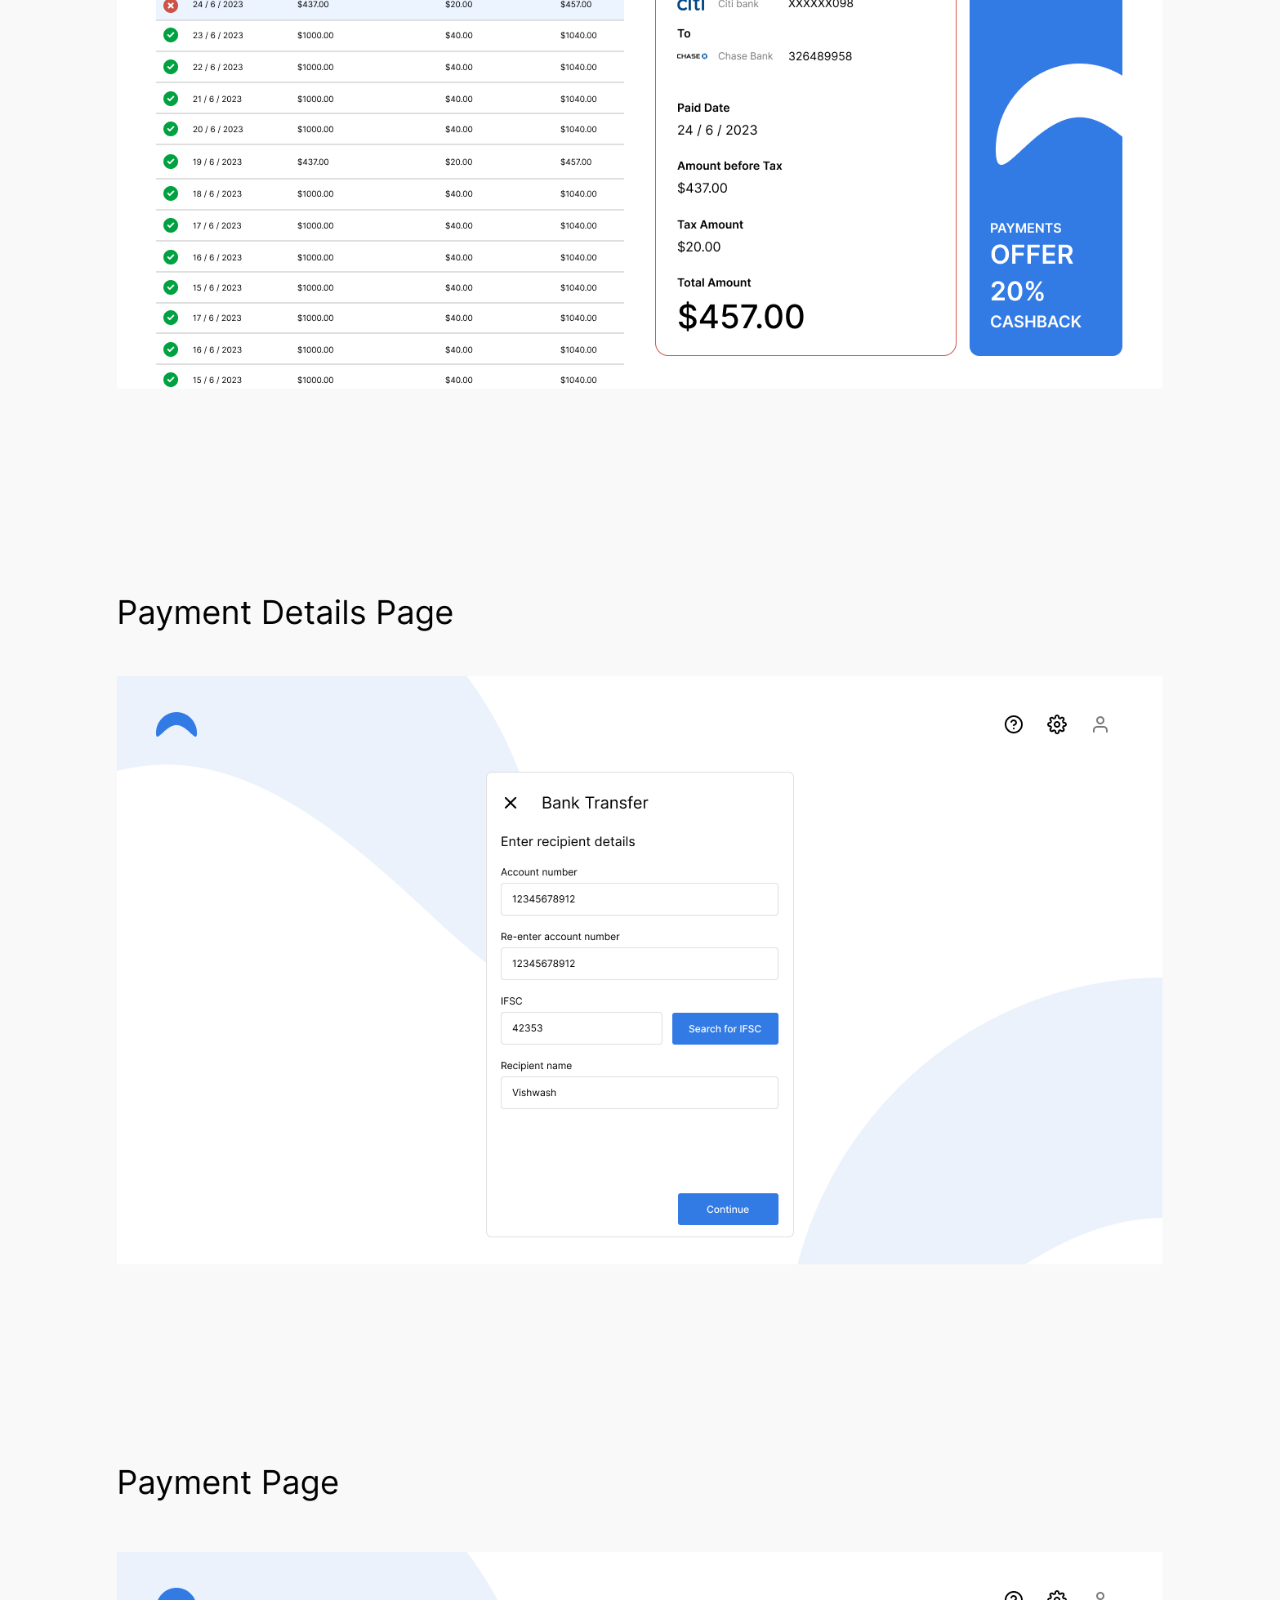
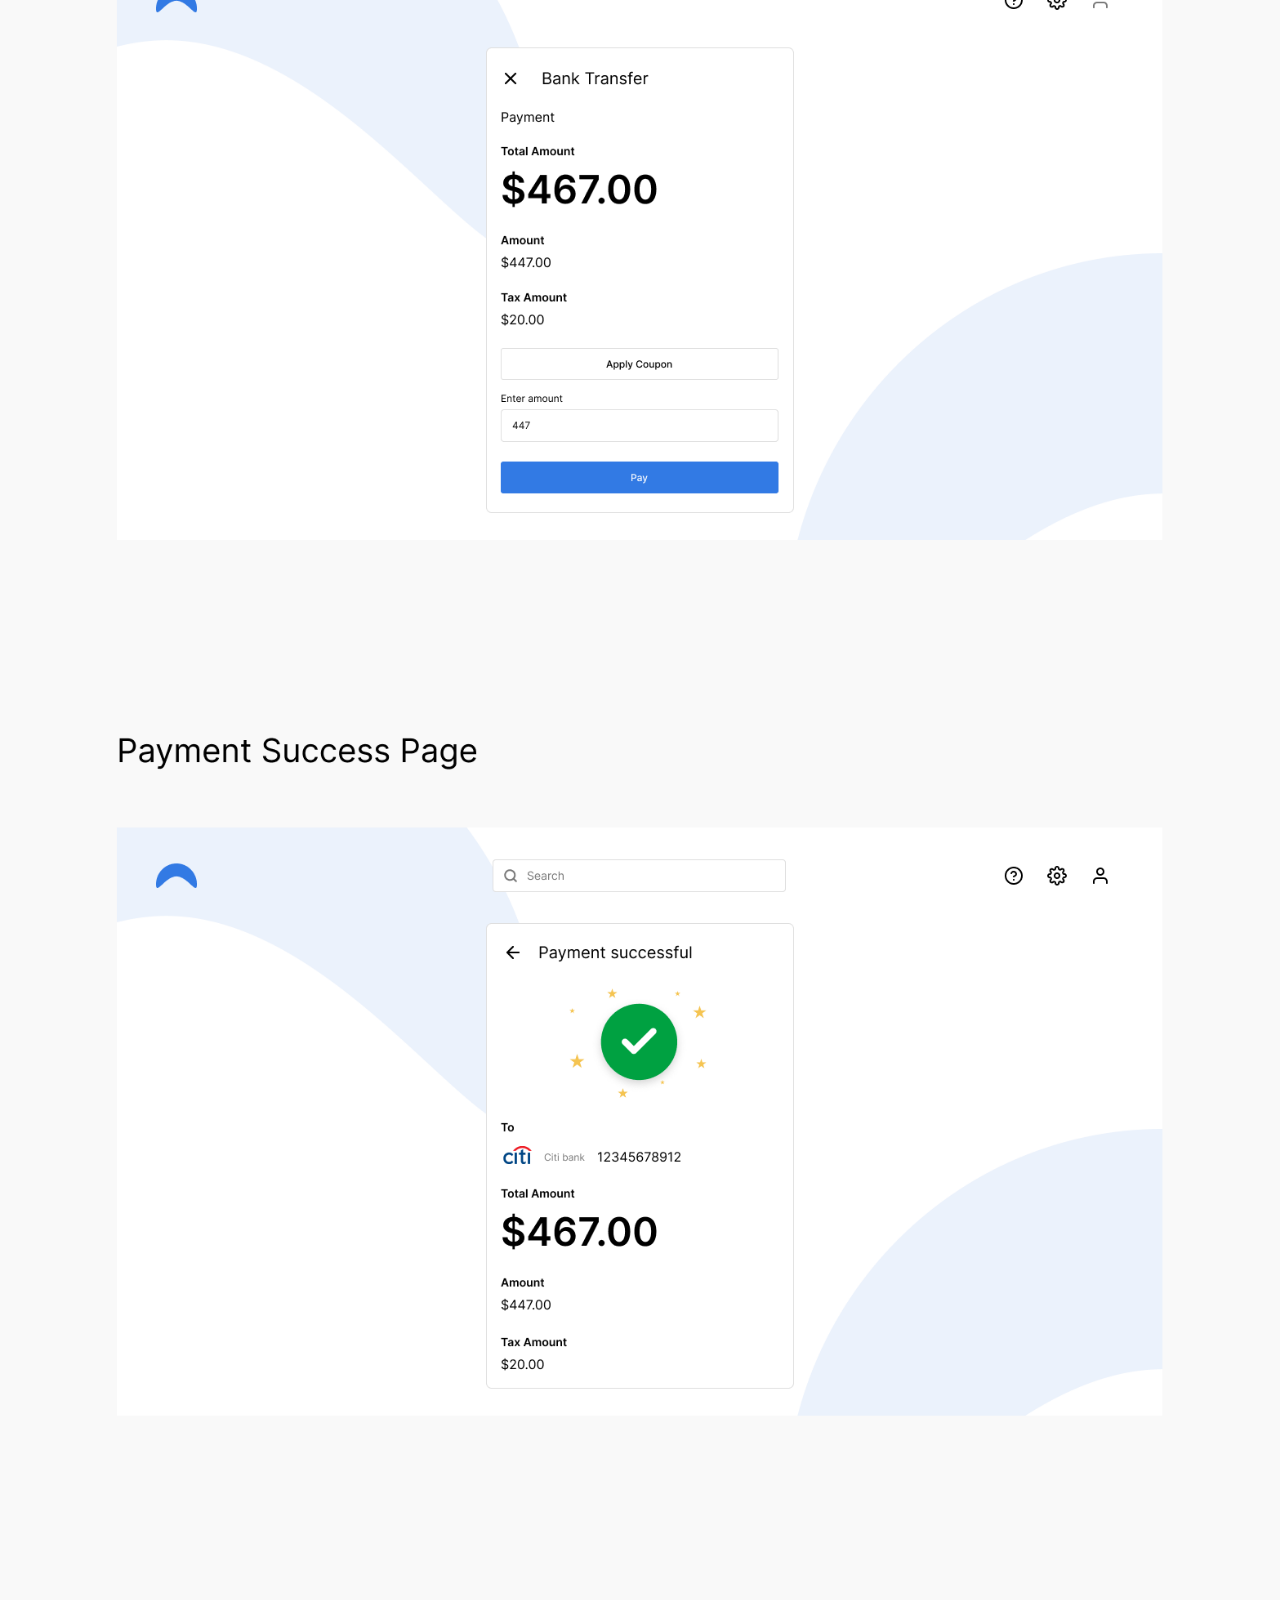
<file: files/five.html>
<!DOCTYPE html>
<html lang="en">
<head>
    <meta charset="UTF-8">
    <meta http-equiv="X-UA-Compatible" content="IE=edge">
    <meta name="viewport" content="width=device-width, initial-scale=1.0">
    <title>Vishwash</title>
</head>
<style>
    *{
        margin: 0;
    }
    body{
        background-color: #222222;
    }
    .one{
        display: flex;
        justify-content: center;
        align-items: center;
        width: 100%;
    }
    img{
        width: 100%;
        padding: 2% 8%;
    }
    @media only screen and (max-width:850px) {
        .one{
            margin: 0;
        }
        img {
            padding: 0;
            width: 100%;
        }
    }
</style>
<body>
    <div class="one"><img src="./images/five1.png" /></div>
</body>
</html>
</file>
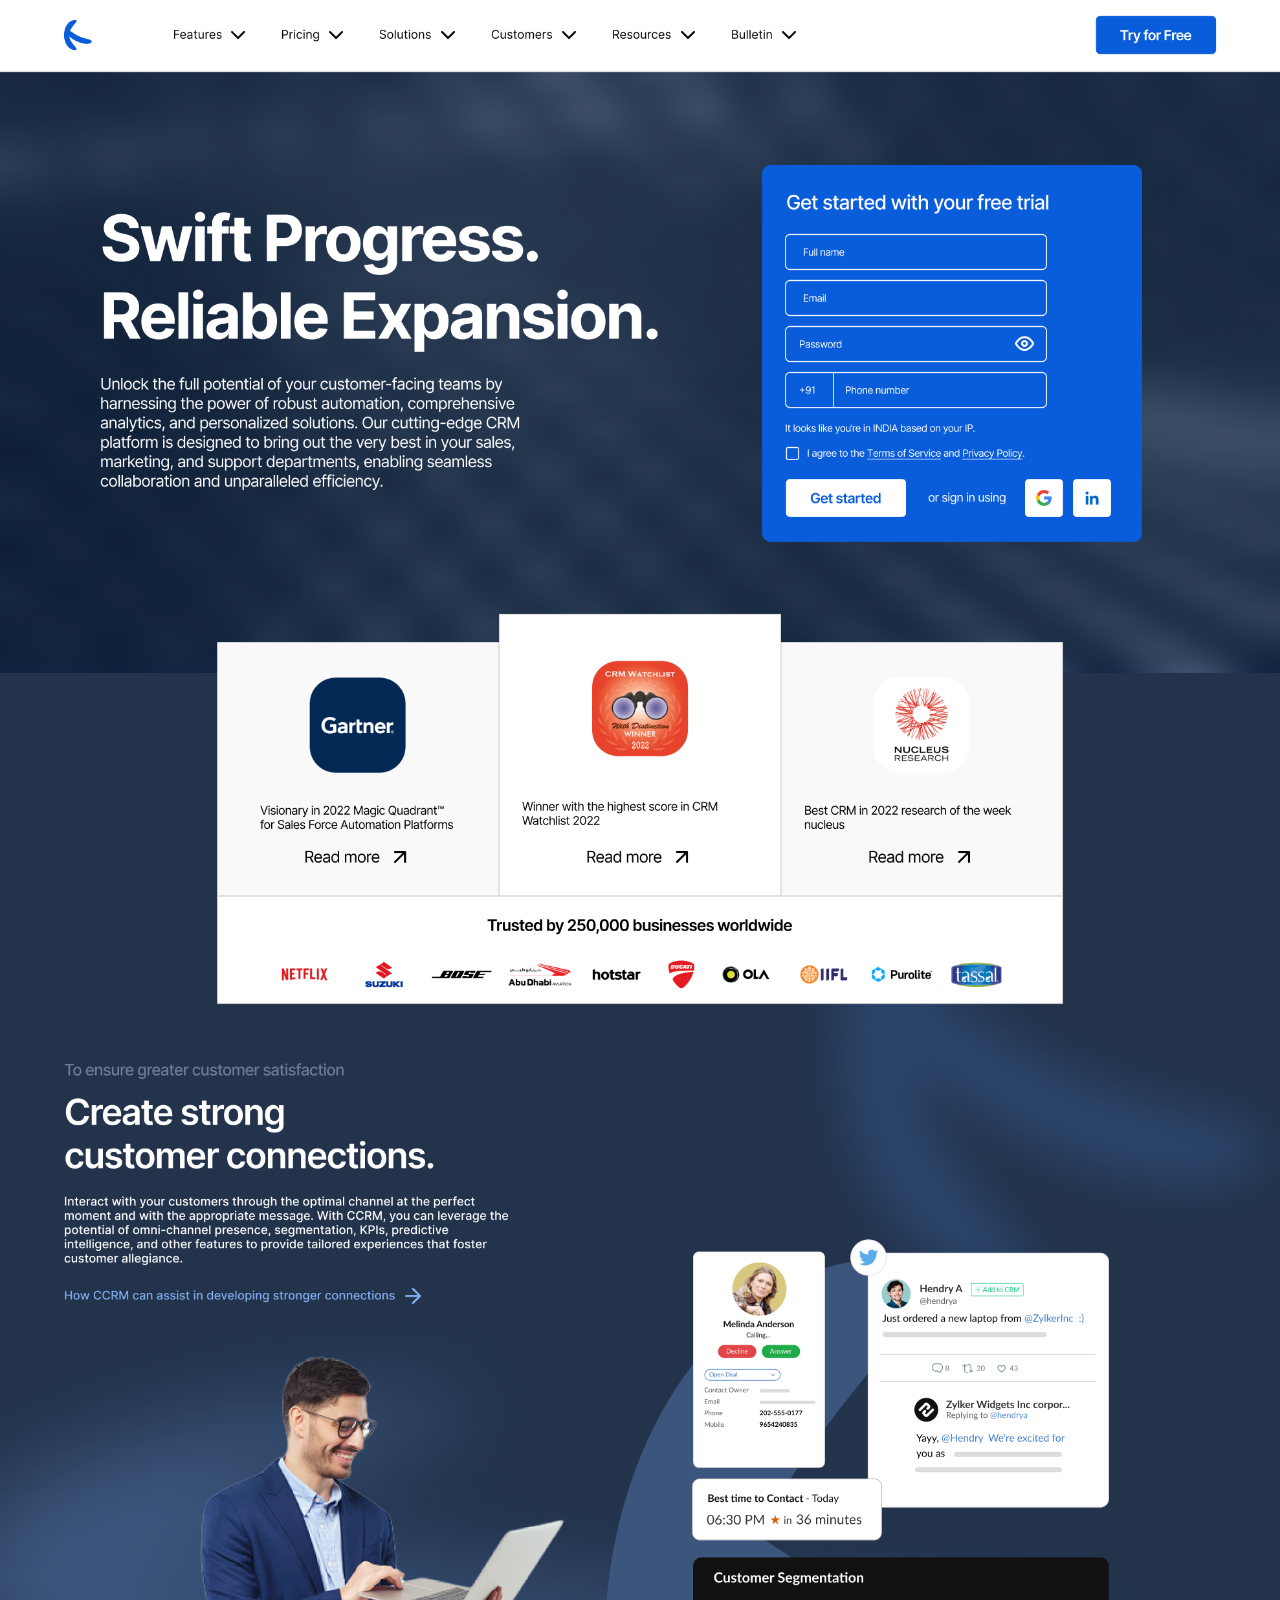
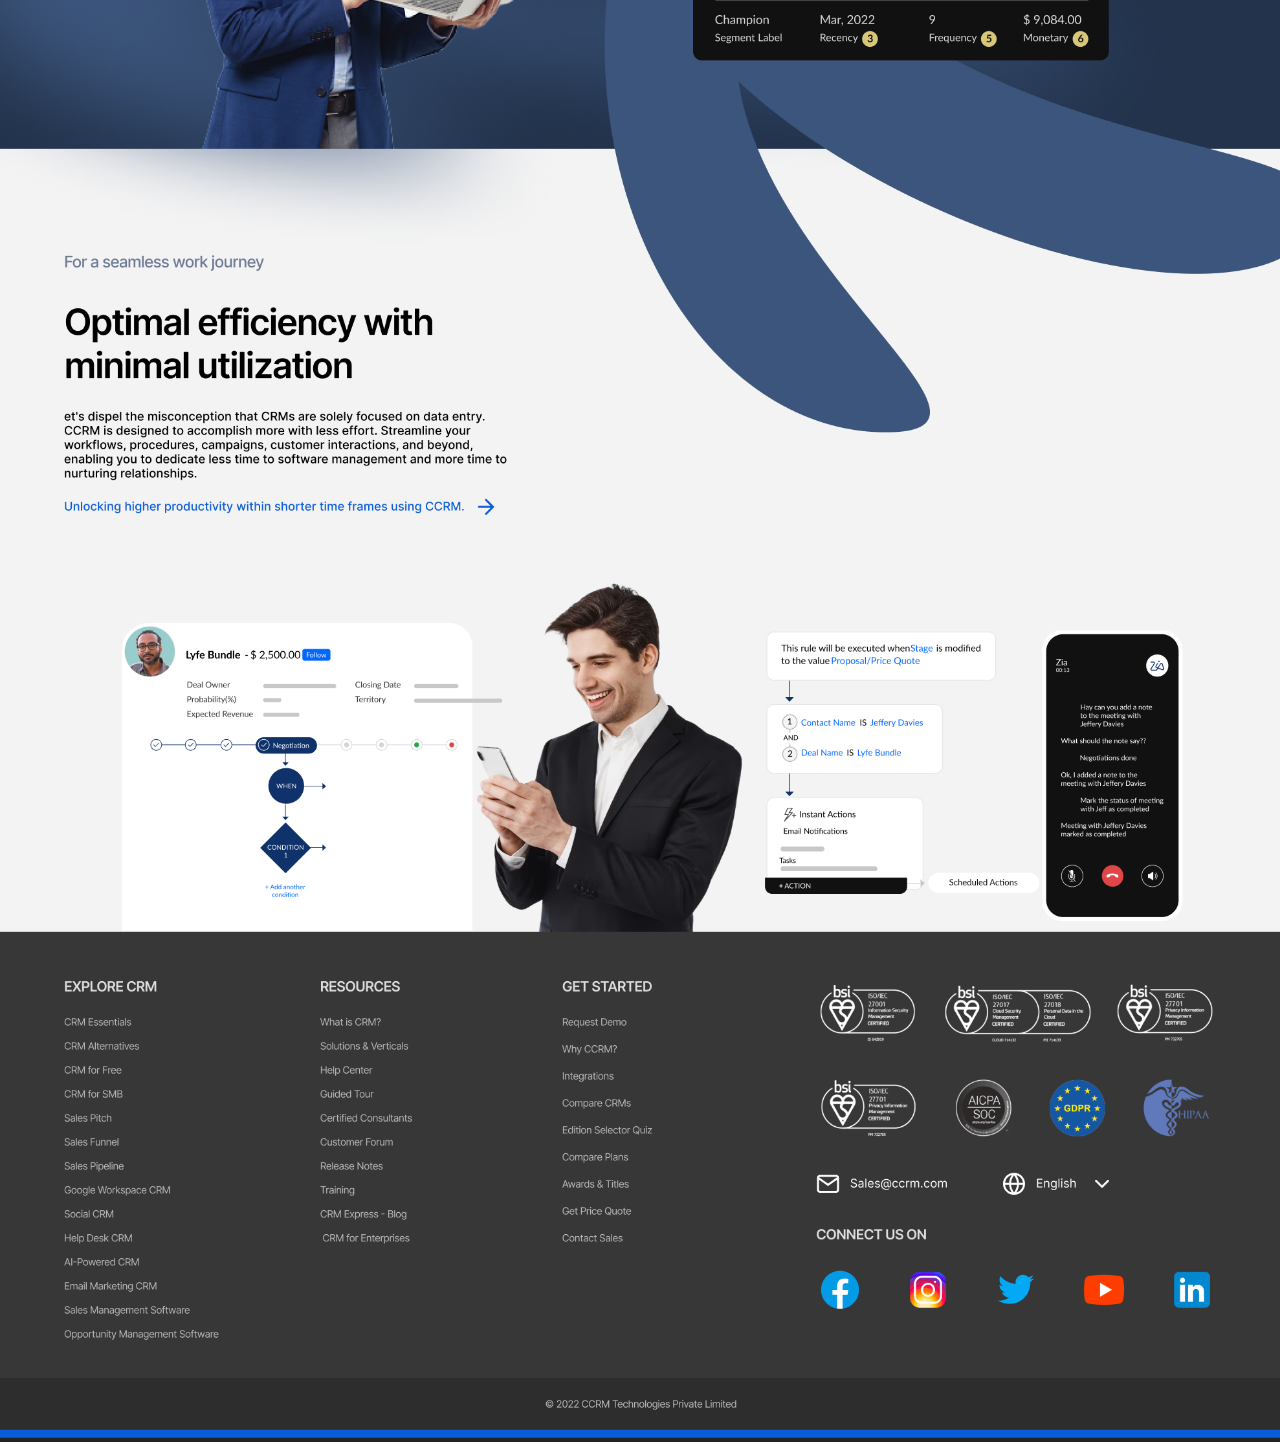
<file: files/four.html>
<!DOCTYPE html>
<html lang="en">
<head>
    <meta charset="UTF-8">
    <meta http-equiv="X-UA-Compatible" content="IE=edge">
    <meta name="viewport" content="width=device-width, initial-scale=1.0">
    <title>Vishwash</title>
</head>
<style>
    *{
        margin: 0;
        box-sizing: border-box;
    }
    body{
        background-color: #222222;
    }
    .one{
        width: 100%;
    }
    img{
        width: 100%;
    }
    

   
</style>
<body>
    <div class="one"><div class="img"><img src="./images/four.png" /></div></div>
</body>
</html>
</file>
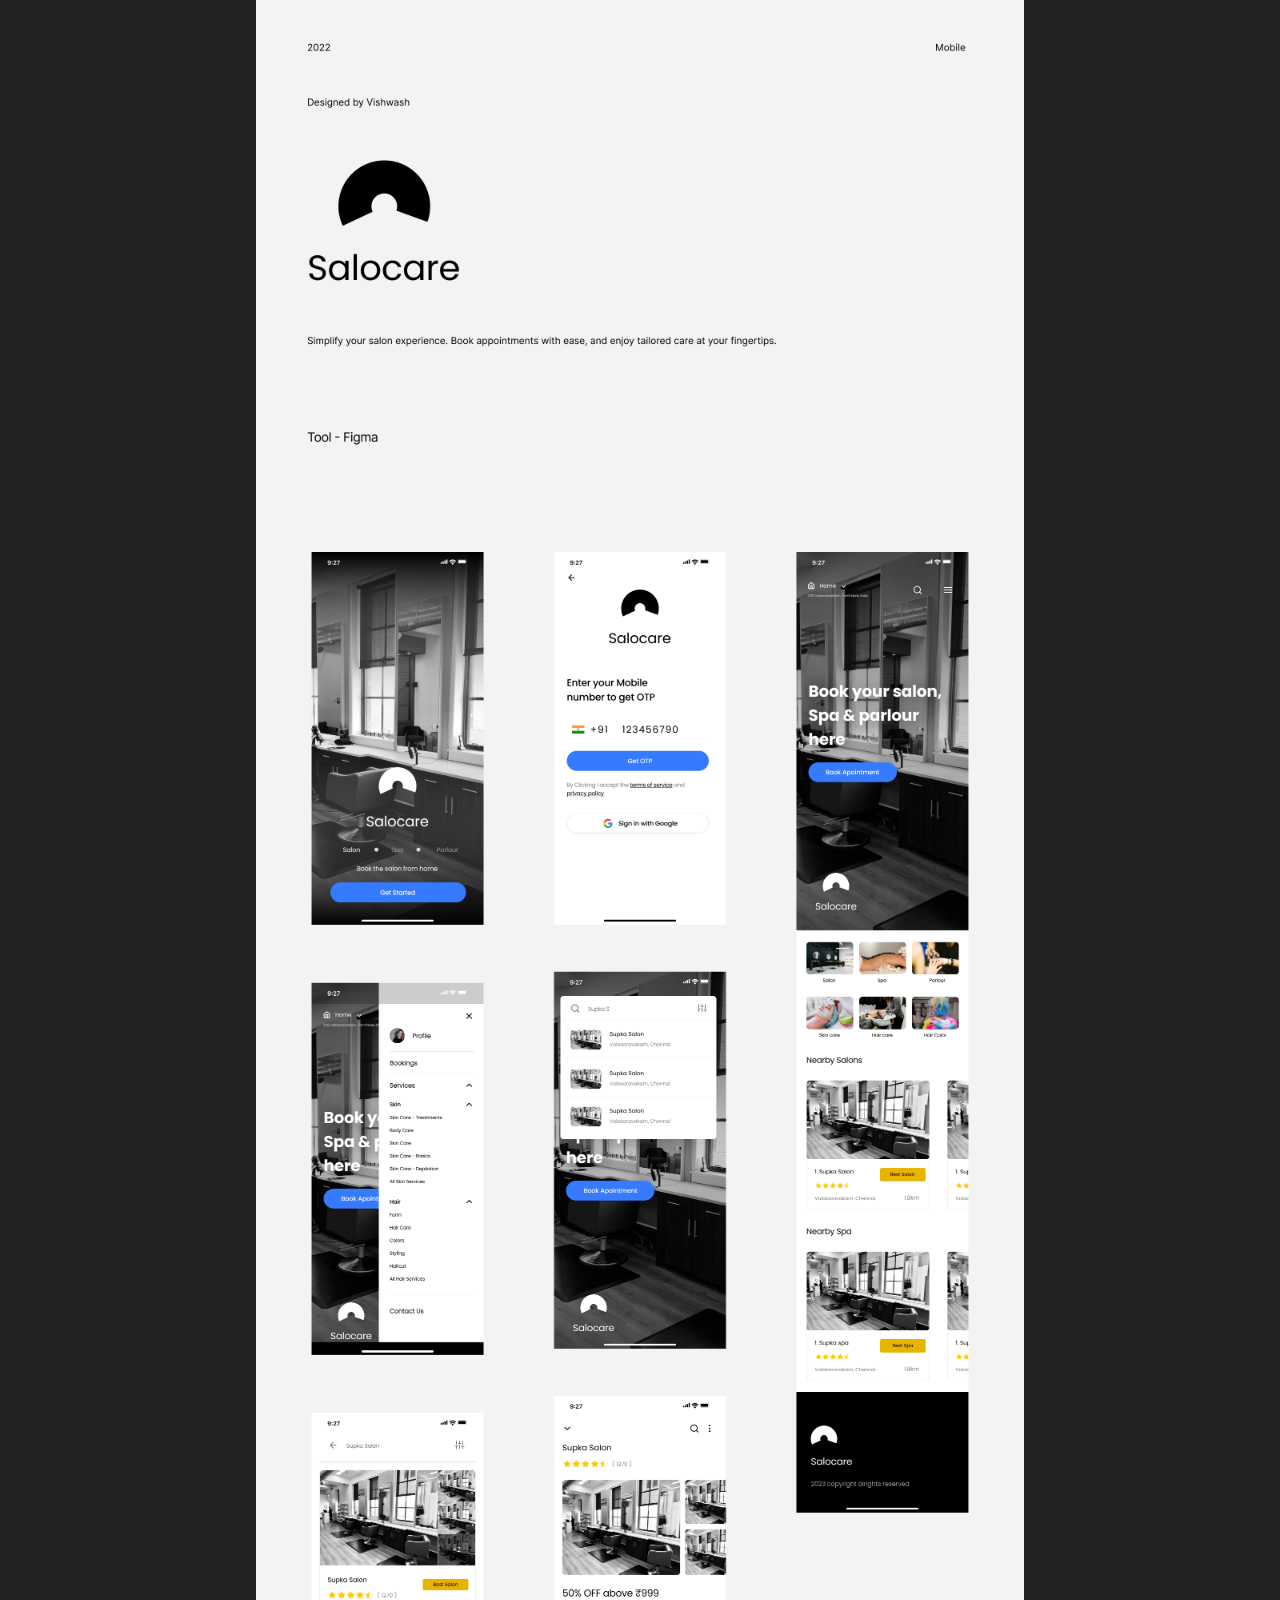
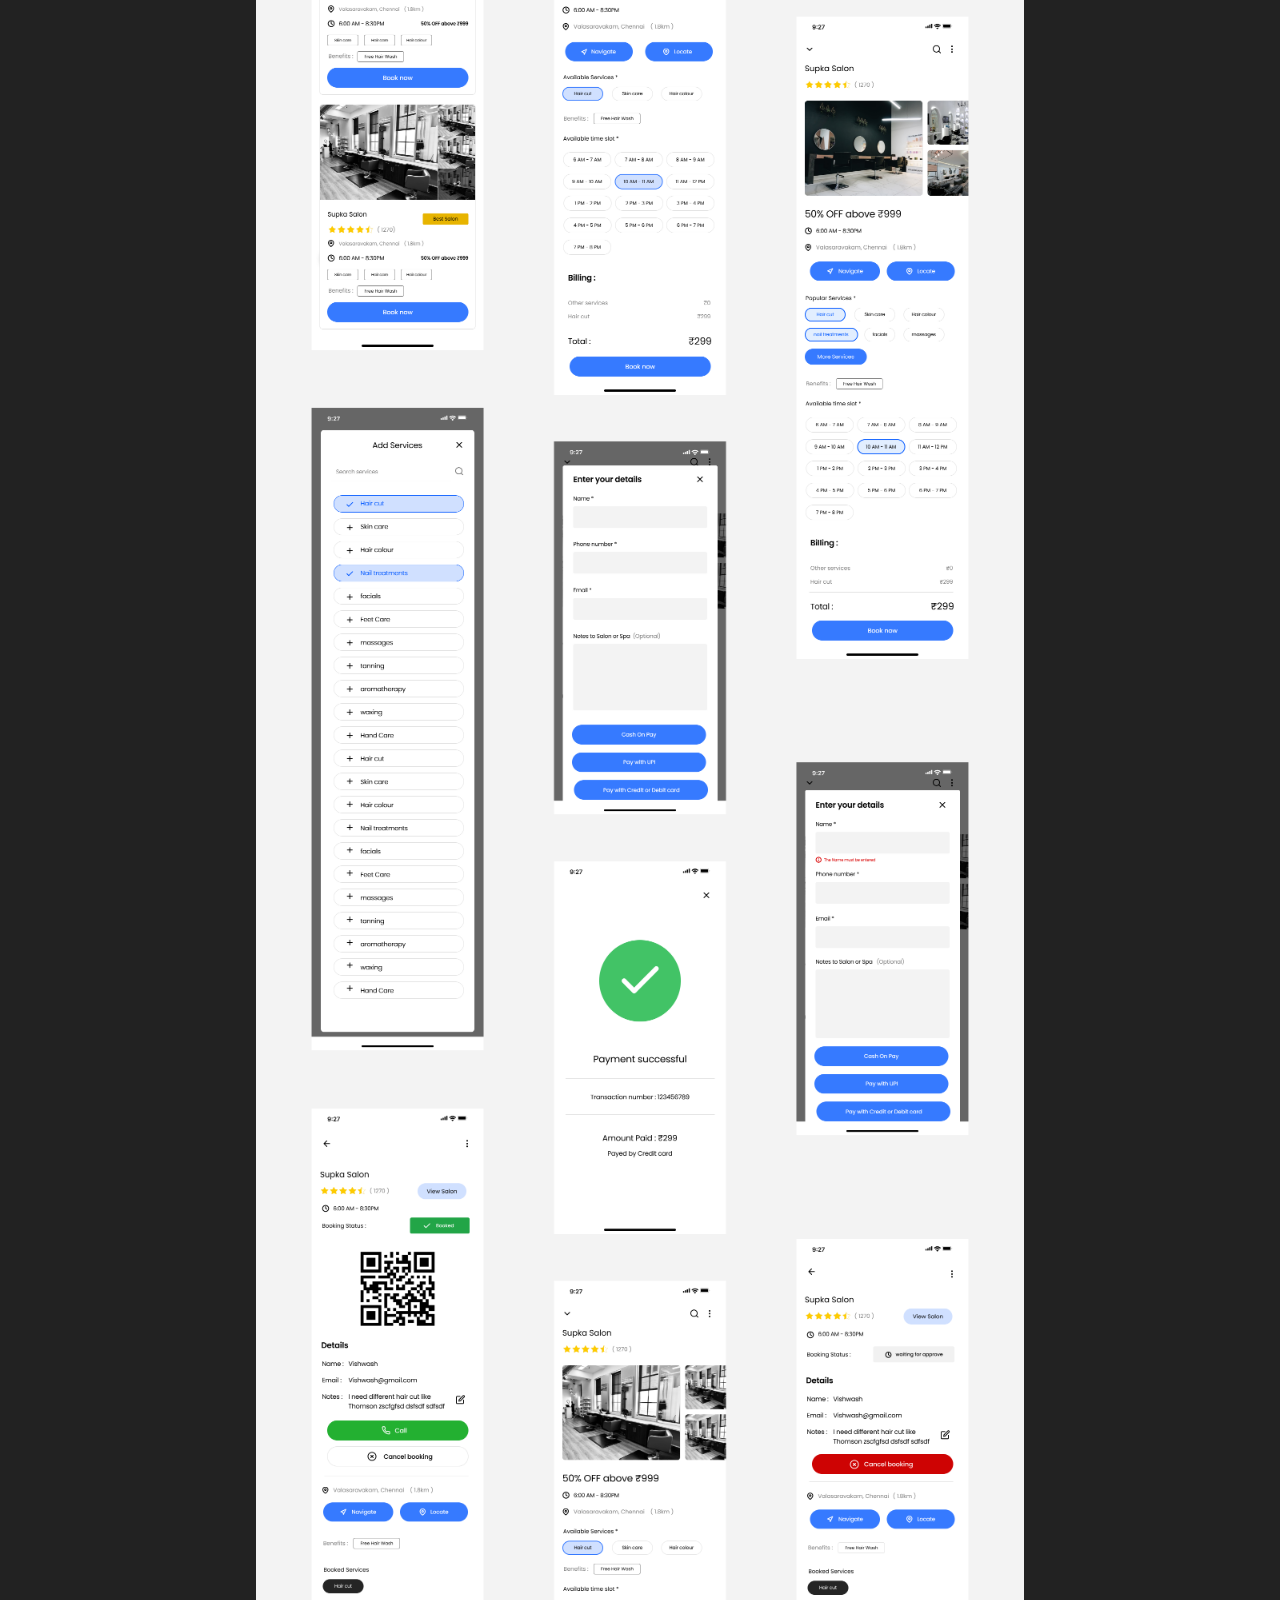
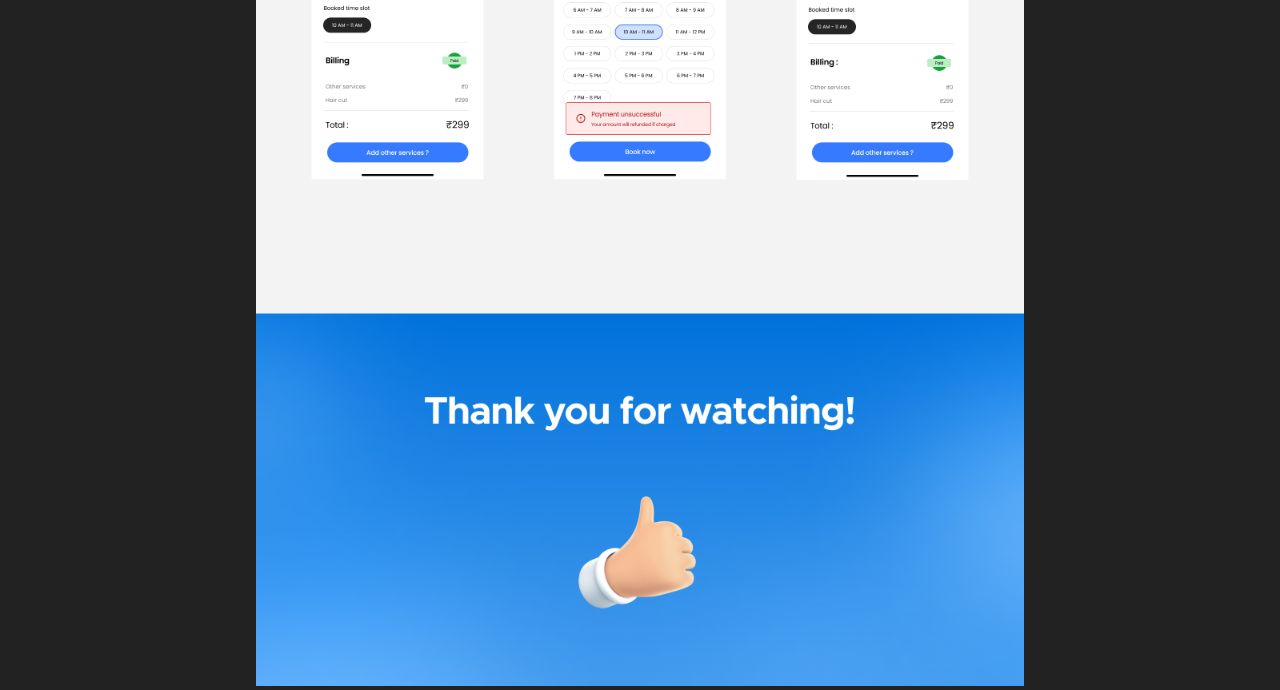
<file: files/fourteen.html>
<!DOCTYPE html>
<html lang="en">
<head>
    <meta charset="UTF-8">
    <meta http-equiv="X-UA-Compatible" content="IE=edge">
    <meta name="viewport" content="width=device-width, initial-scale=1.0">
    <title>Vishwash</title>
</head>
<style>
    *{
        margin: 0;
        box-sizing: border-box;
    }
    body{
        background-color: #222222;
    }
    .one{
        width: 100%;
    }
    img{
        padding: 0 20%;
        width: 100%;
    }
    @media only screen and (max-width:850px) {
        img {
            padding: 0;
            width: 100%;
        }
    }
</style>
<body>
    <div class="one"><img src="./images/salocare.png" /></div>
</body>
</html>
</file>
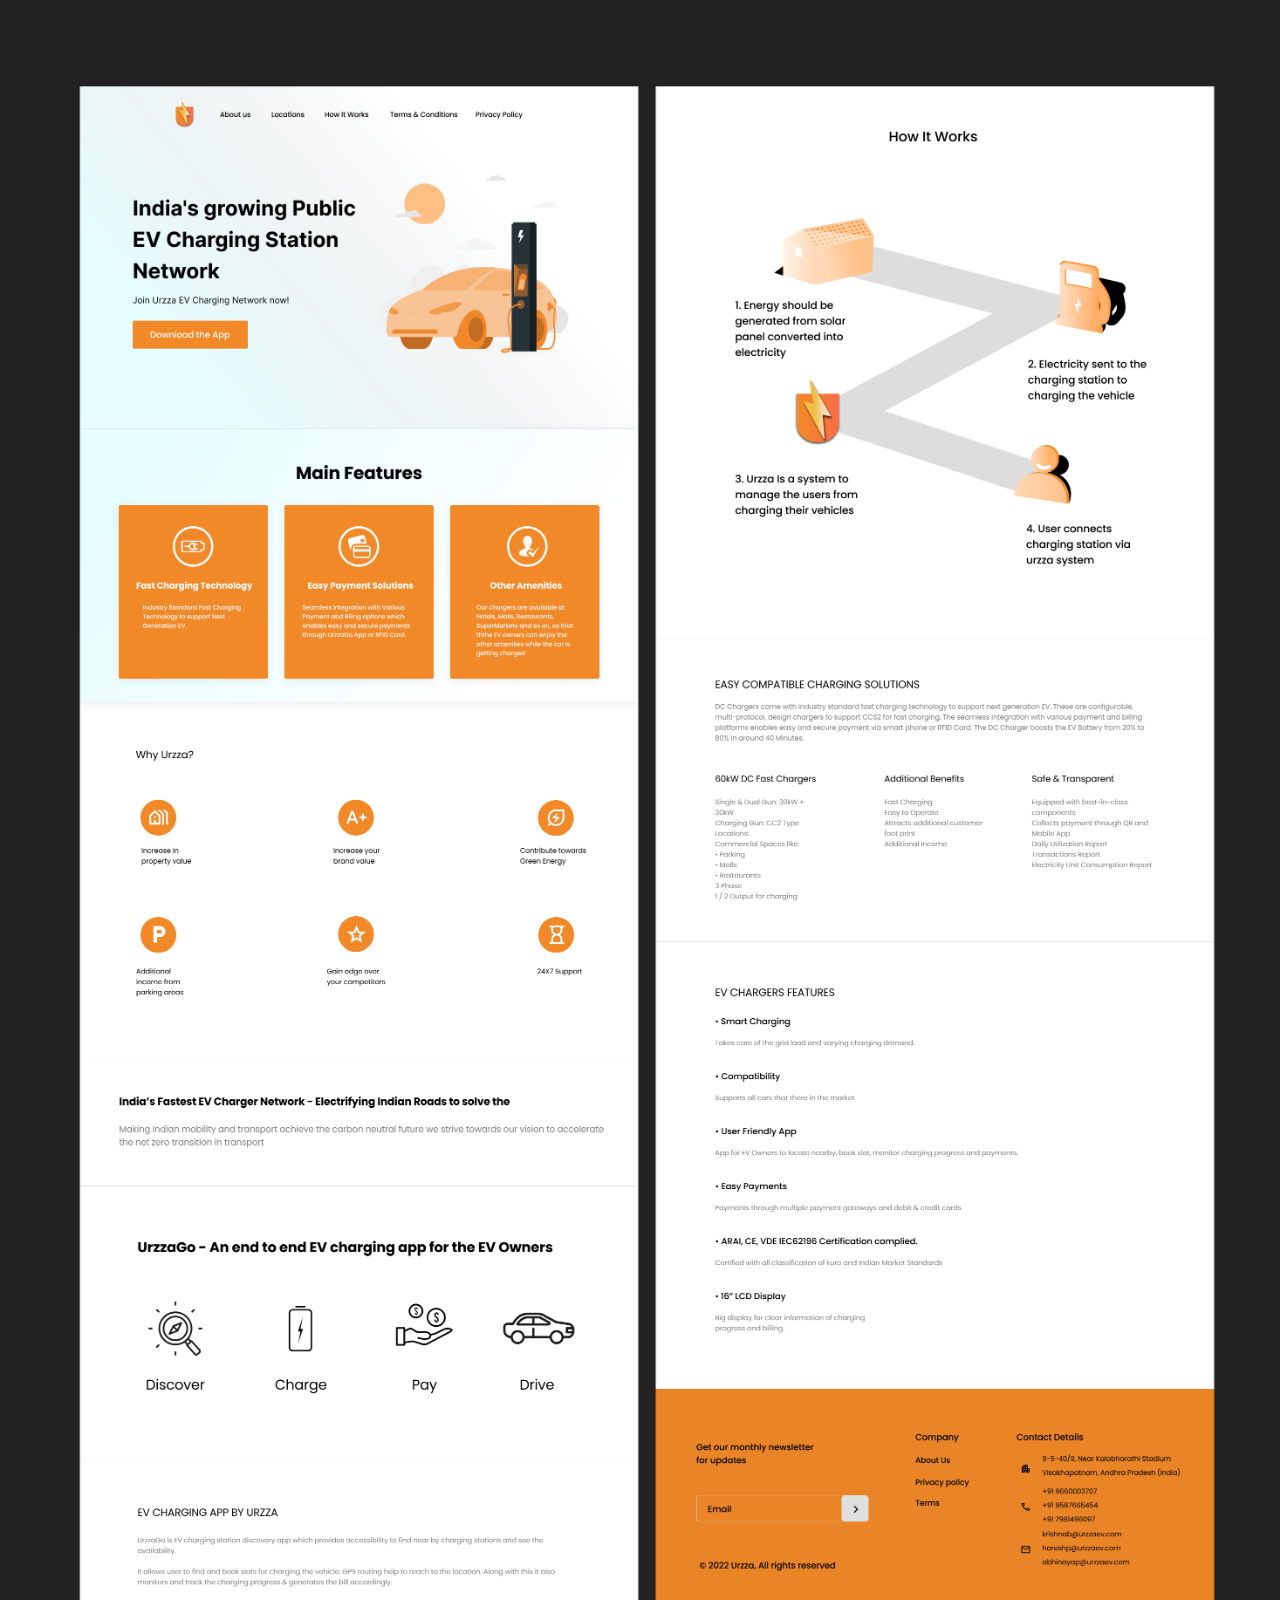
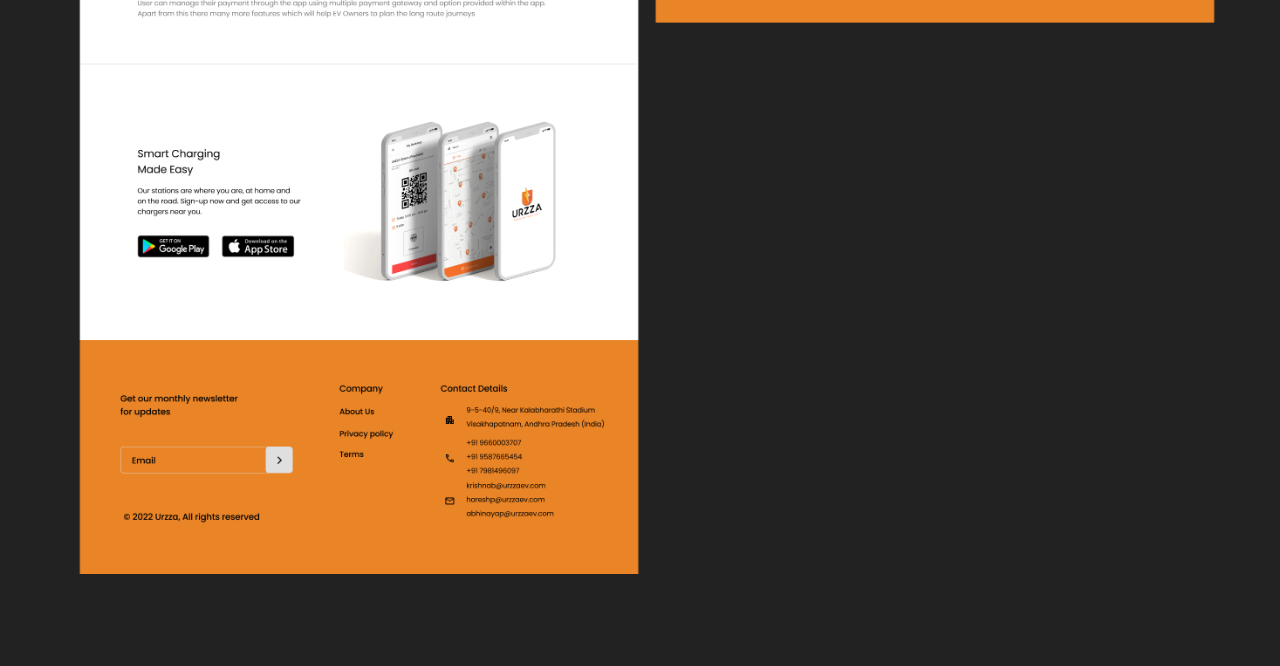
<file: files/nine.html>
<!DOCTYPE html>
<html lang="en">
<head>
    <meta charset="UTF-8">
    <meta http-equiv="X-UA-Compatible" content="IE=edge">
    <meta name="viewport" content="width=device-width, initial-scale=1.0">
    <title>Vishwash</title>
</head>
<style>
    *{
        margin: 0;
        box-sizing: border-box;
    }
    body{
        background-color: #222222;
    }
    .one{
        width: 100%;
    }
    img{
        width: 100%;
    }
    
</style>
<body>
    <div class="one"><img src="./images/nine.png" /></div>
</body>
</html>
</file>
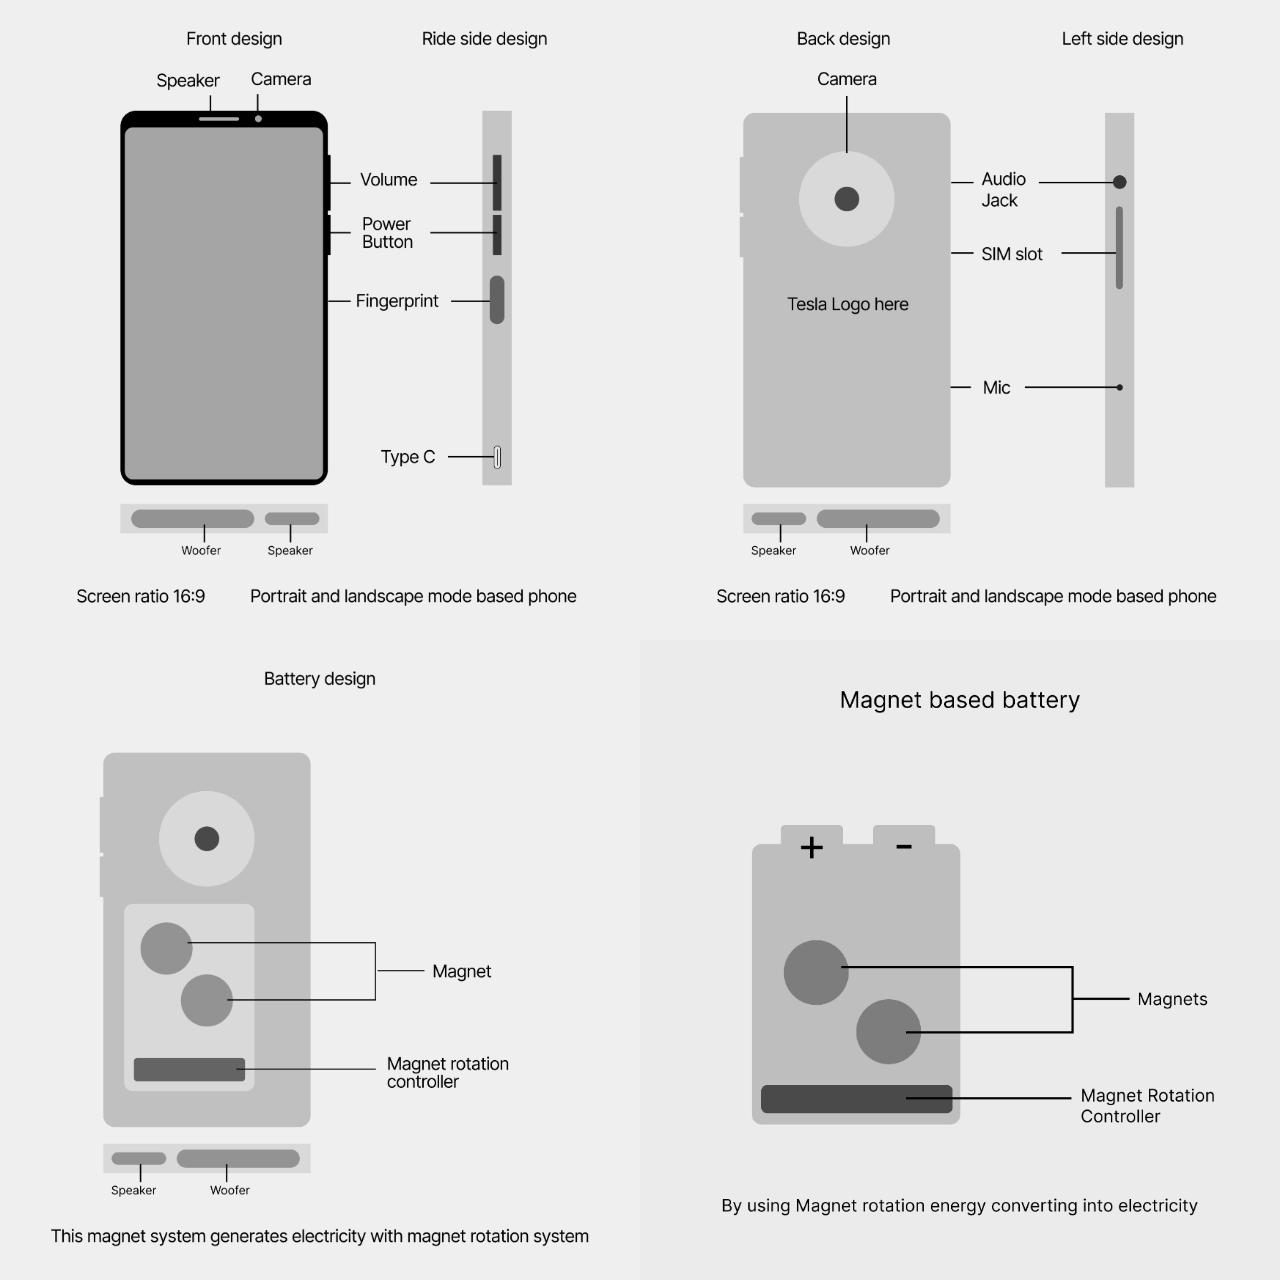
<file: files/nineteen.html>
<!DOCTYPE html>
<html lang="en">
<head>
    <meta charset="UTF-8">
    <meta http-equiv="X-UA-Compatible" content="IE=edge">
    <meta name="viewport" content="width=device-width, initial-scale=1.0">
    <link rel="stylesheet" href="../style.css" />
    <title>Vishwash</title>
</head>
<body>
        
    <div class="preview-flex">
        <img class="preview-img" src="../works/Frame 1(Mobile).png" />
        <img class="preview-img" src="../works/Frame 2(Mobile).png" />
    </div>
    <div class="preview-flex">
        <img class="preview-img" src="../works/Frame 3(Mobile).png" />
        <img class="preview-img" src="../works/Frame 3.png" />
    </div>
</body>
</html>
</file>
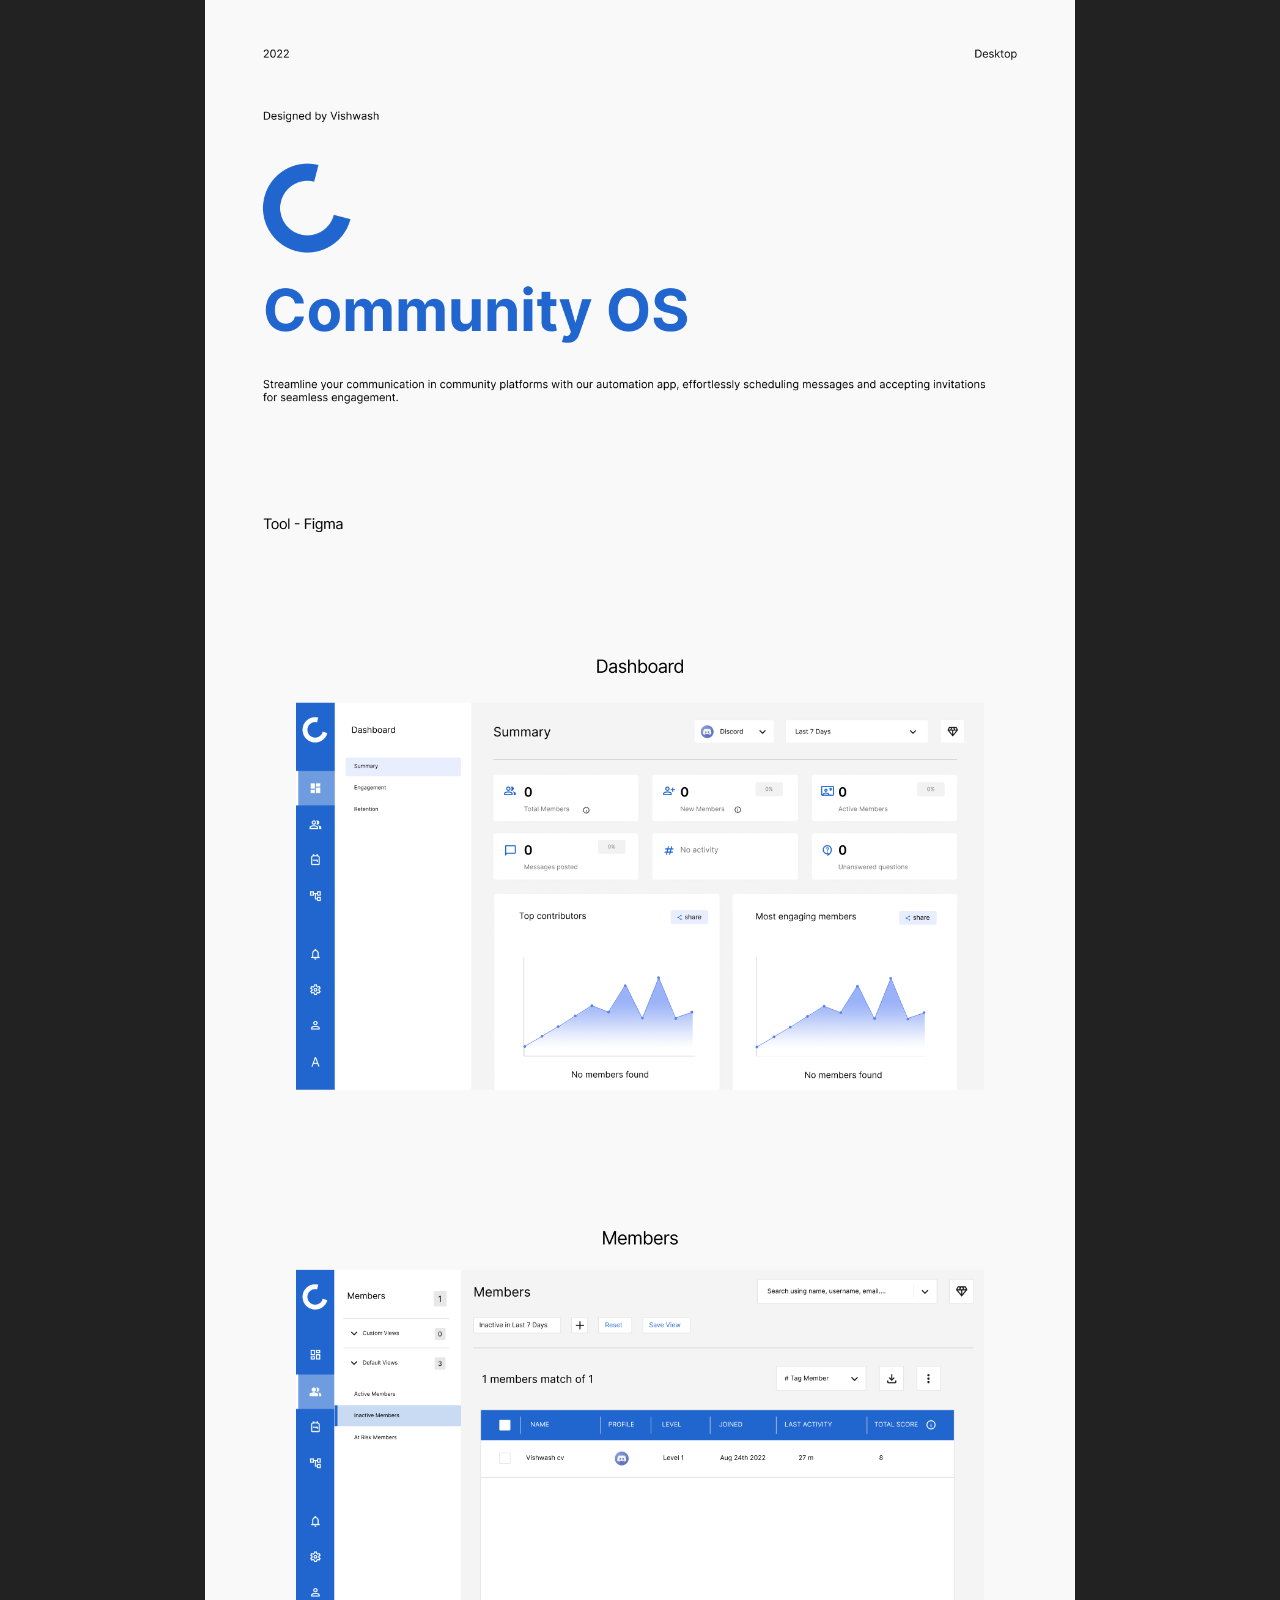
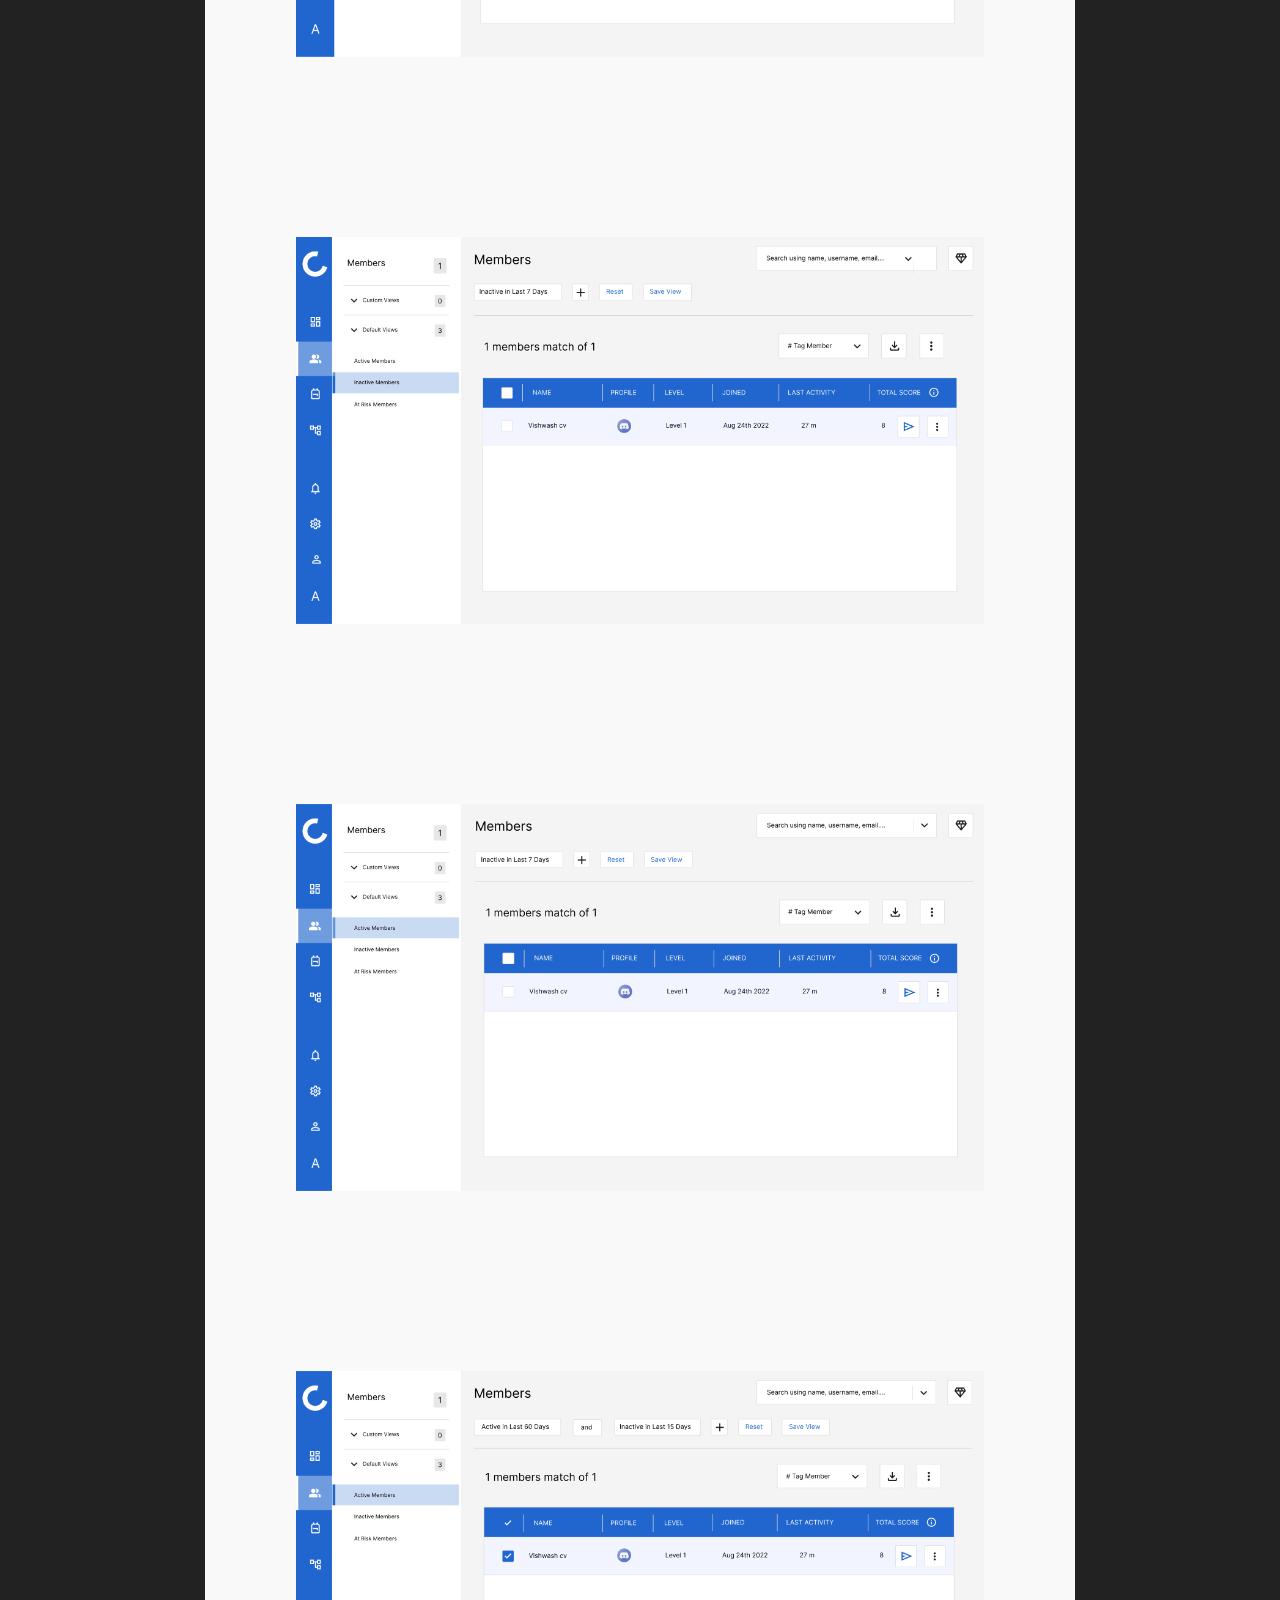
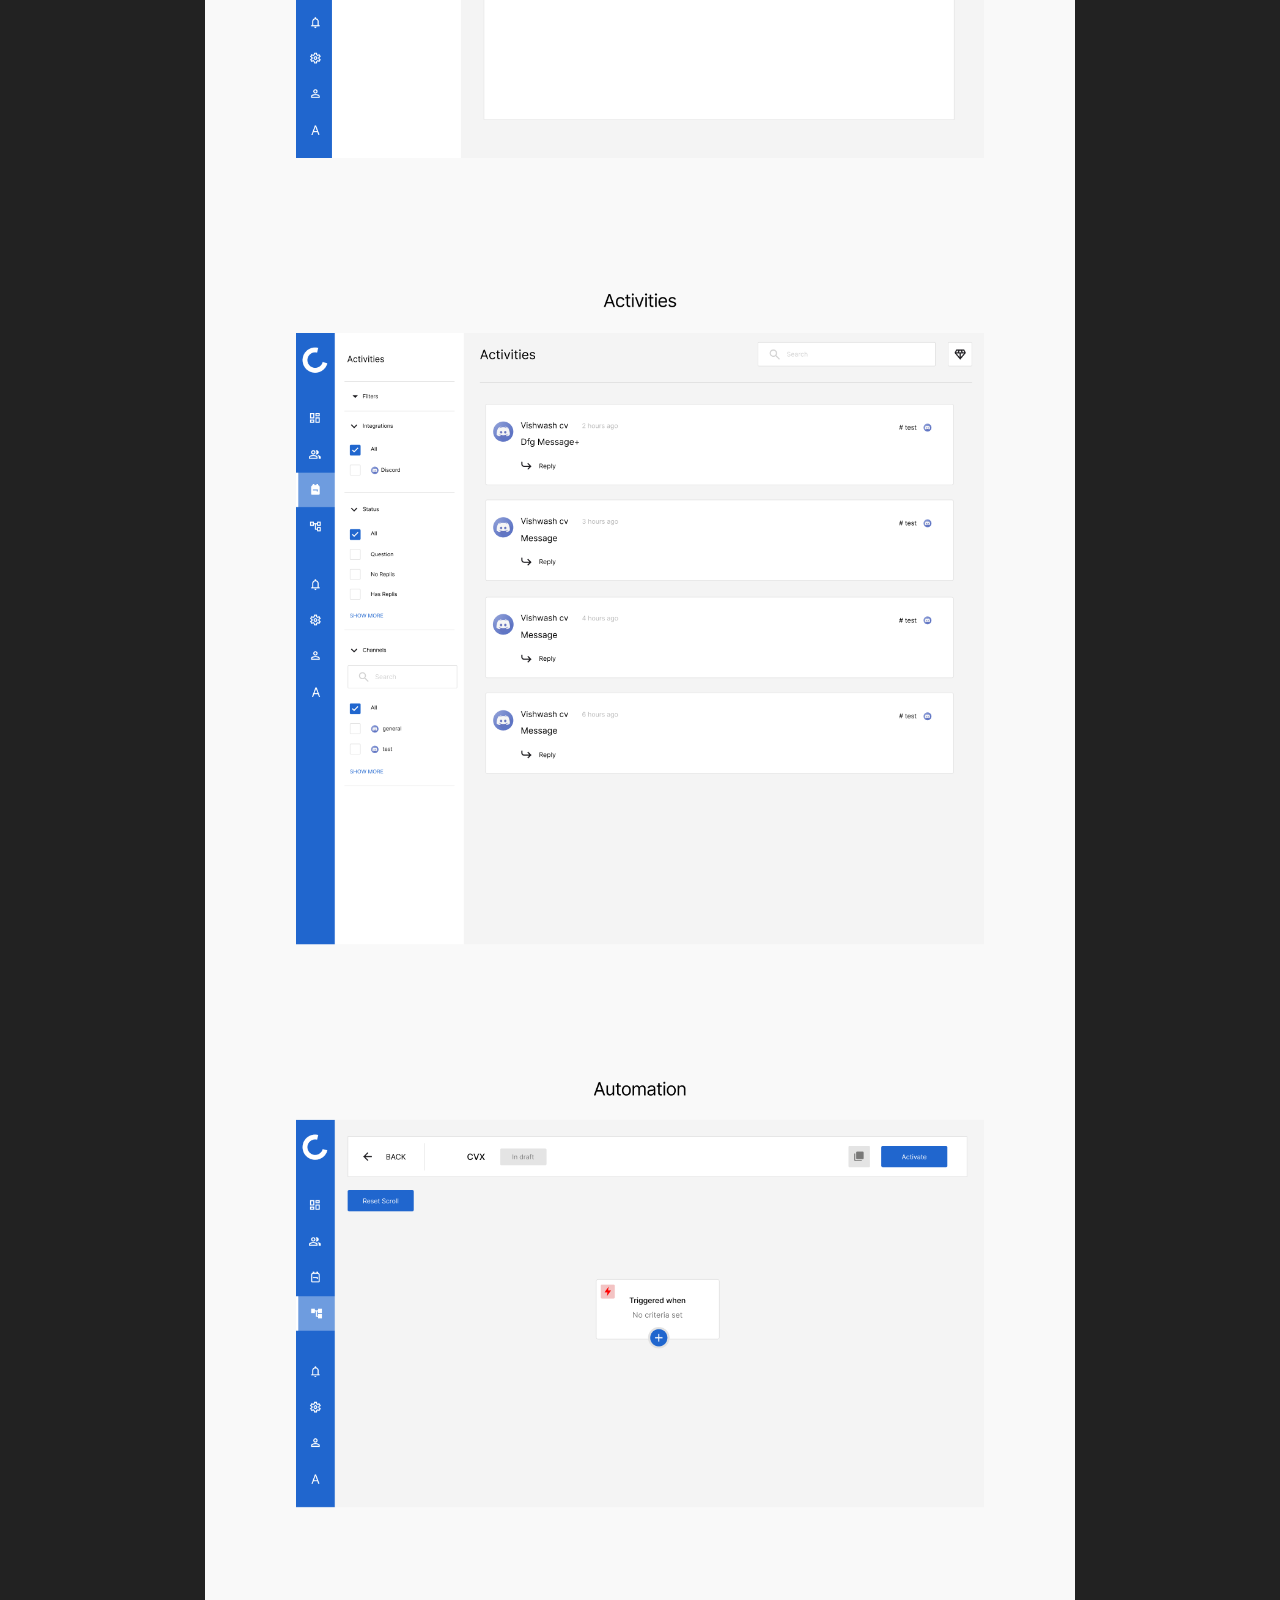
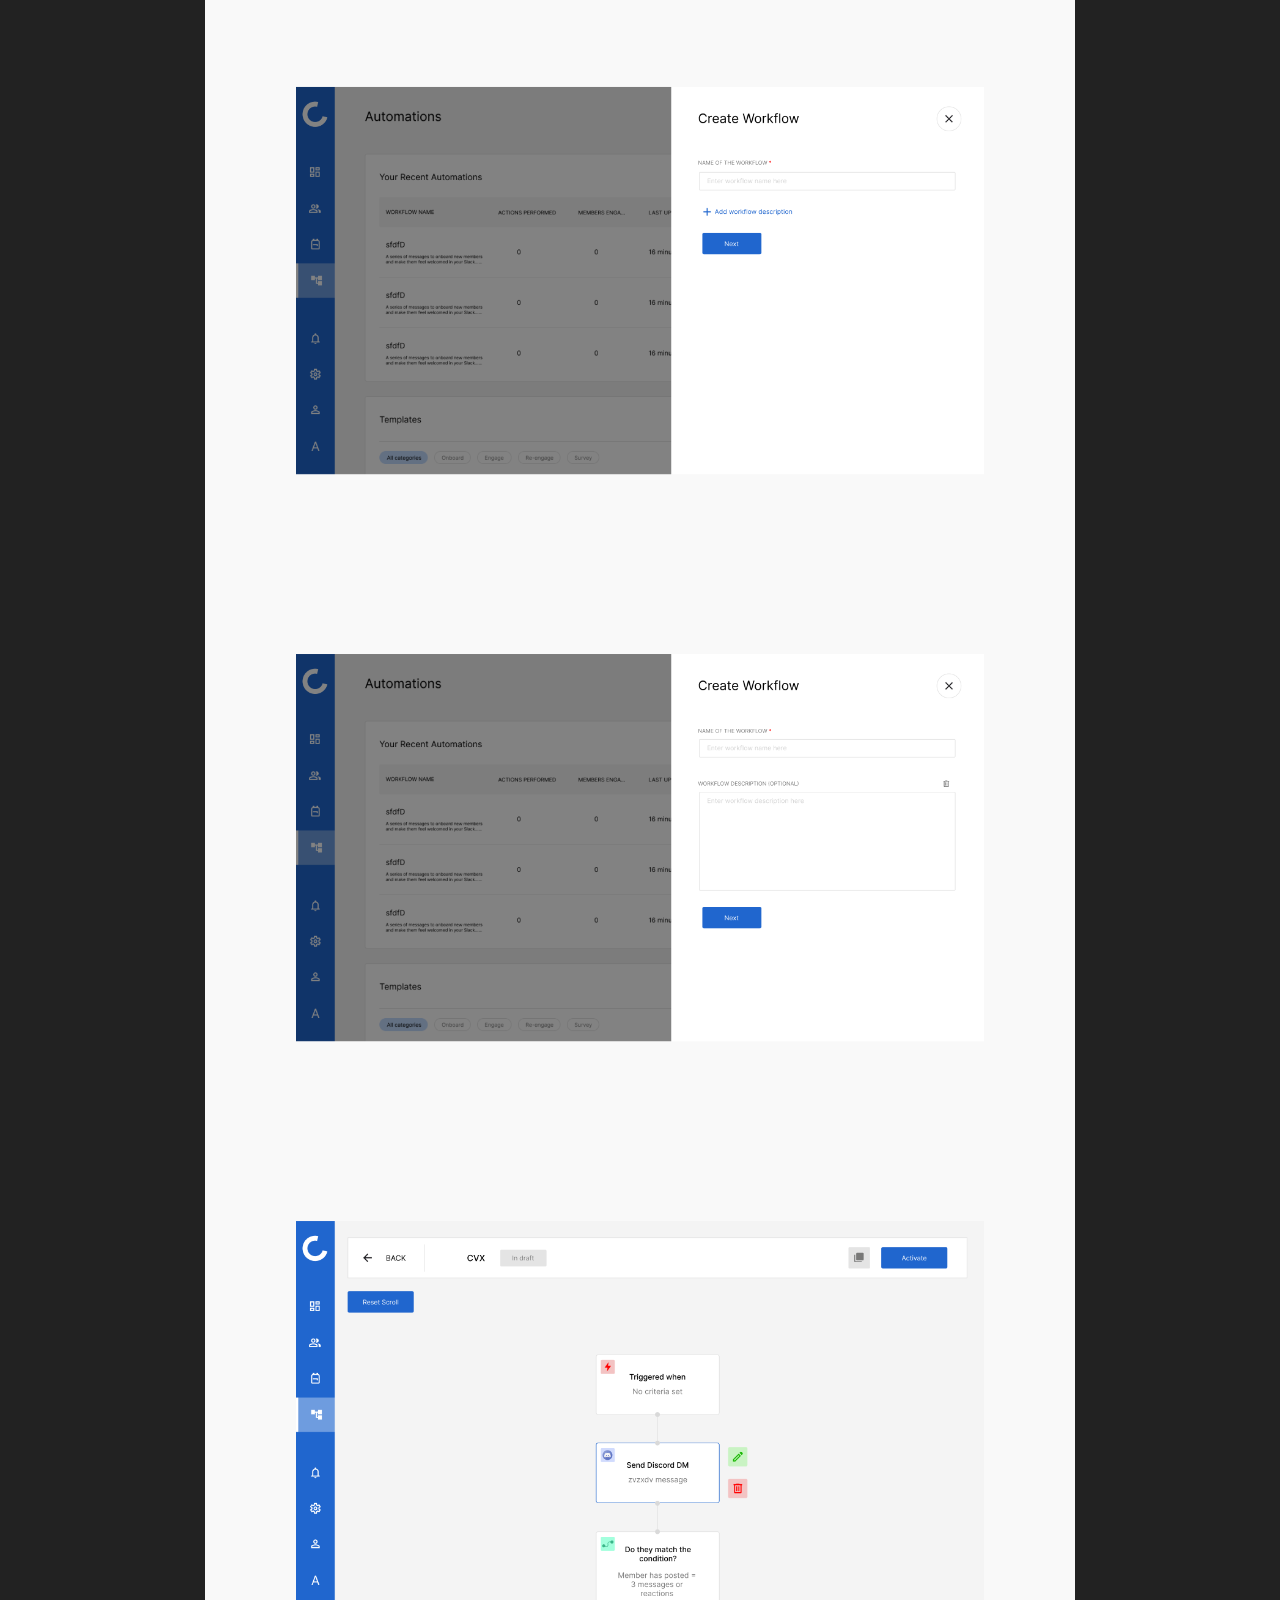
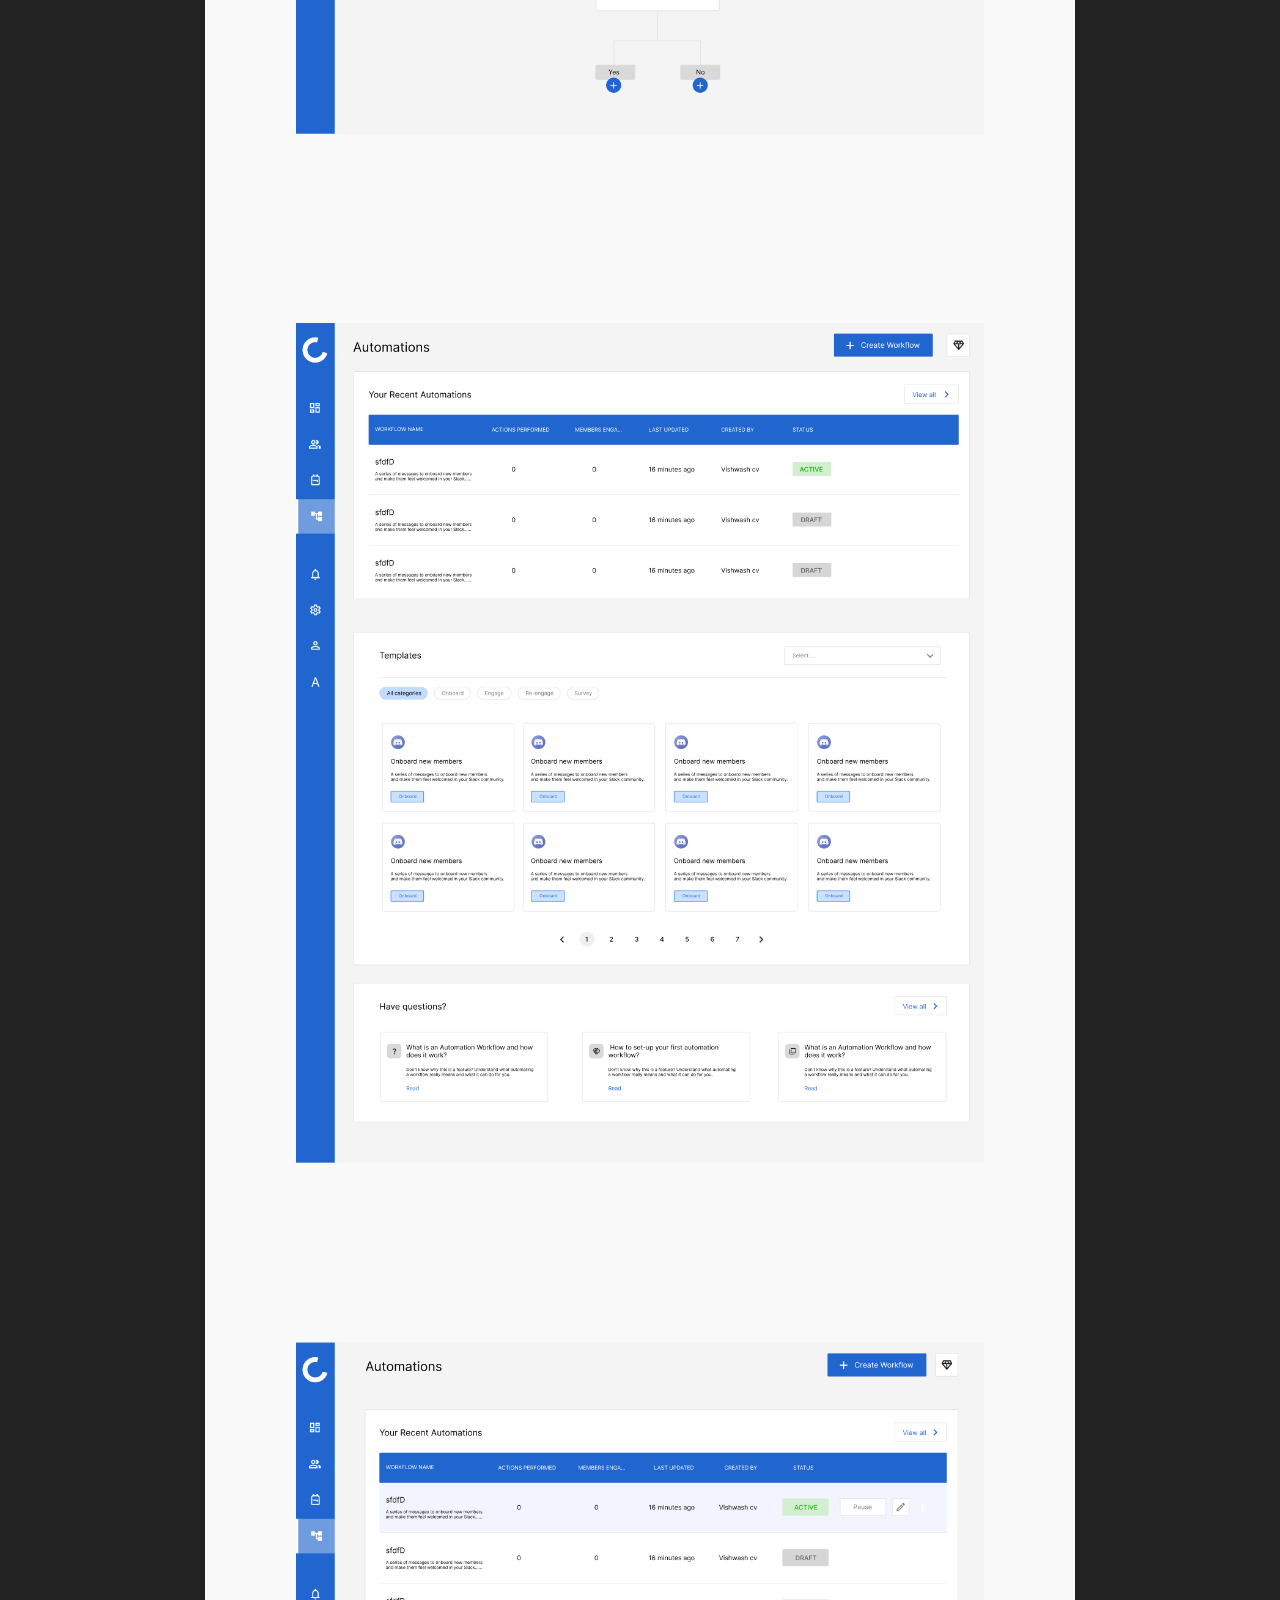
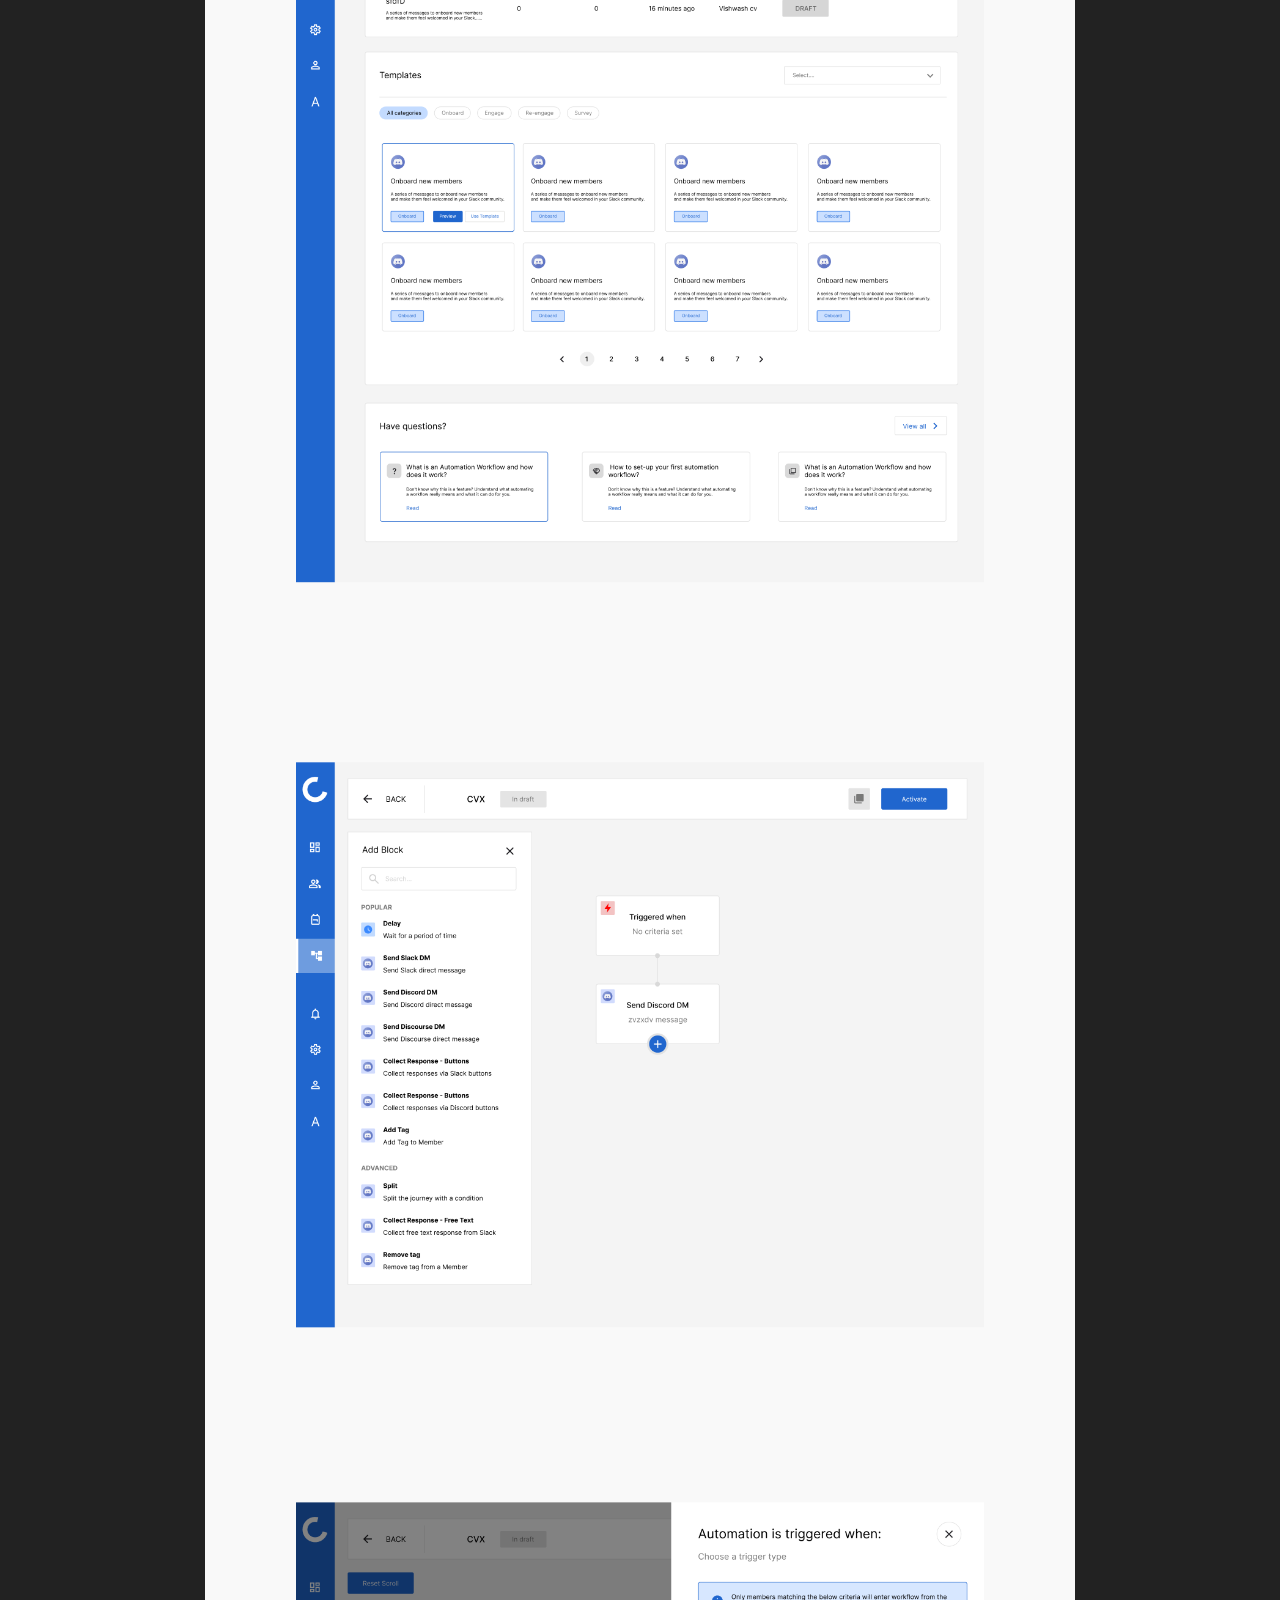
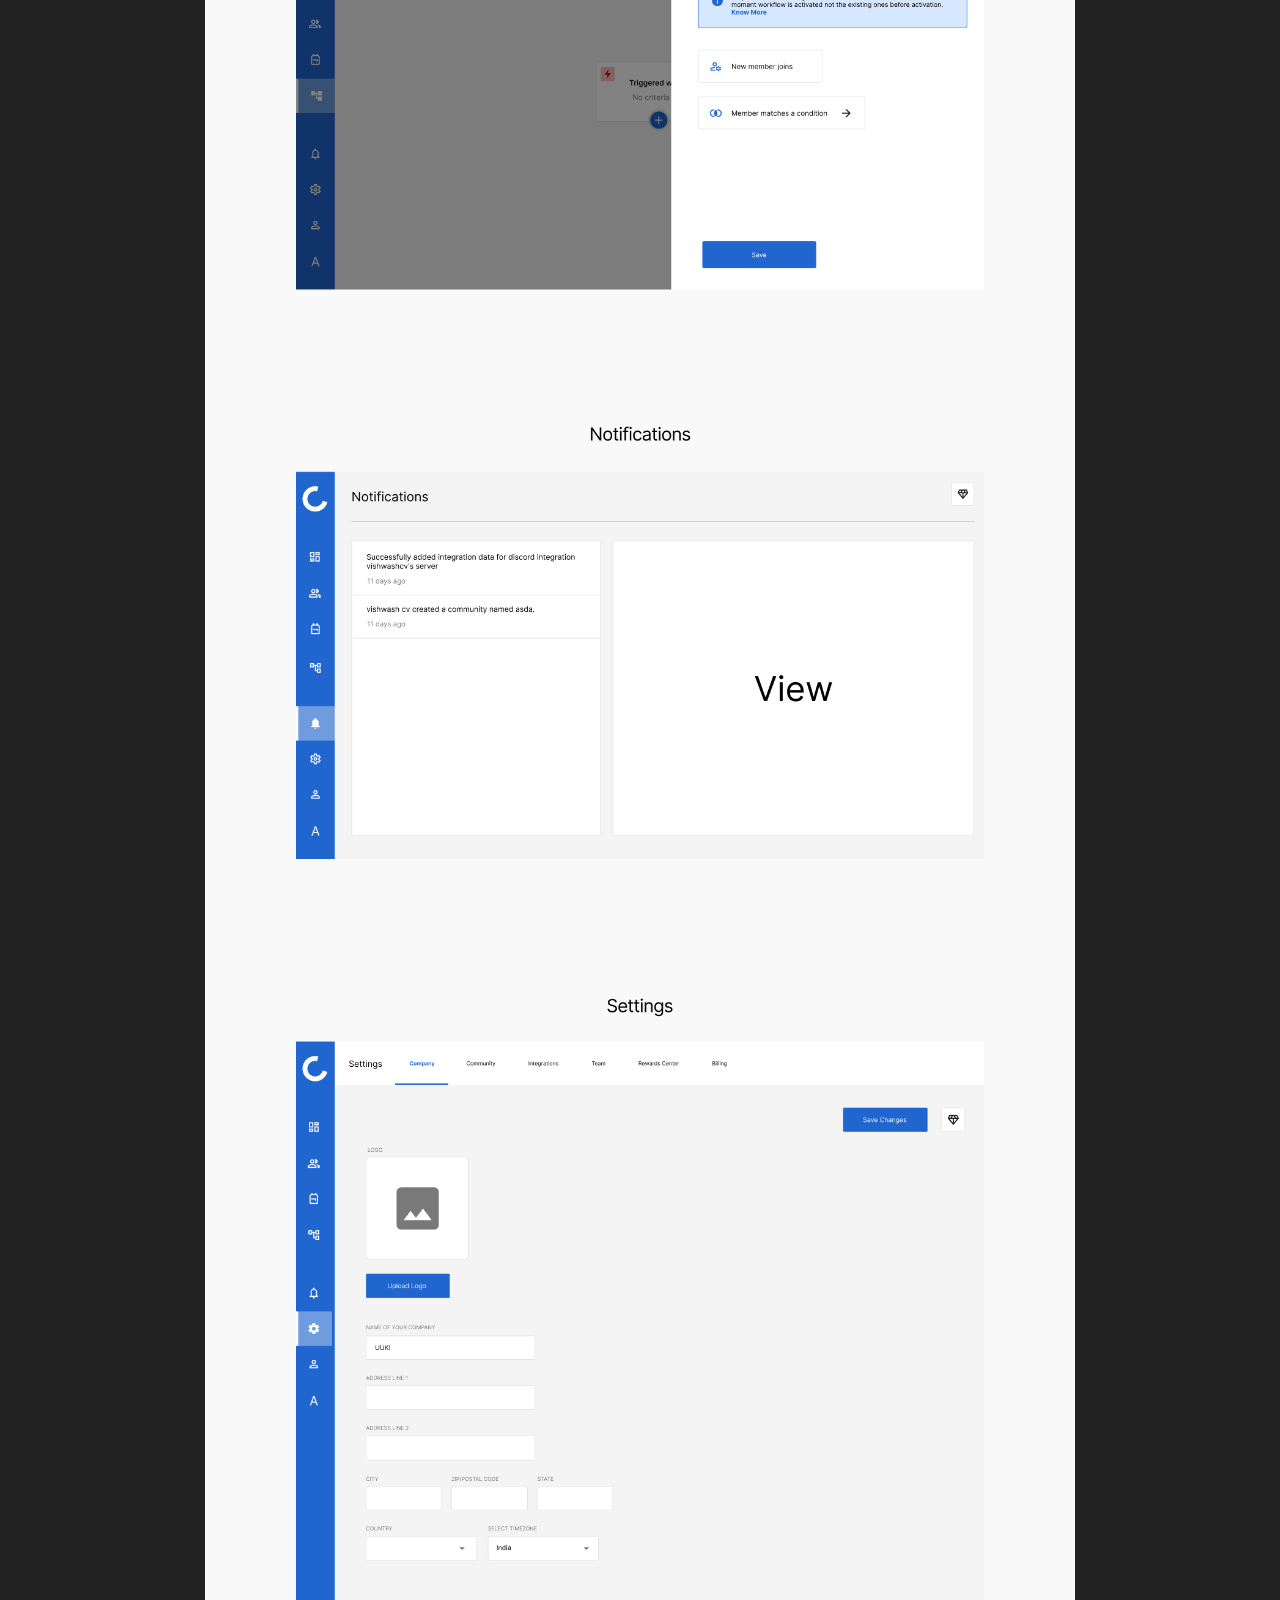
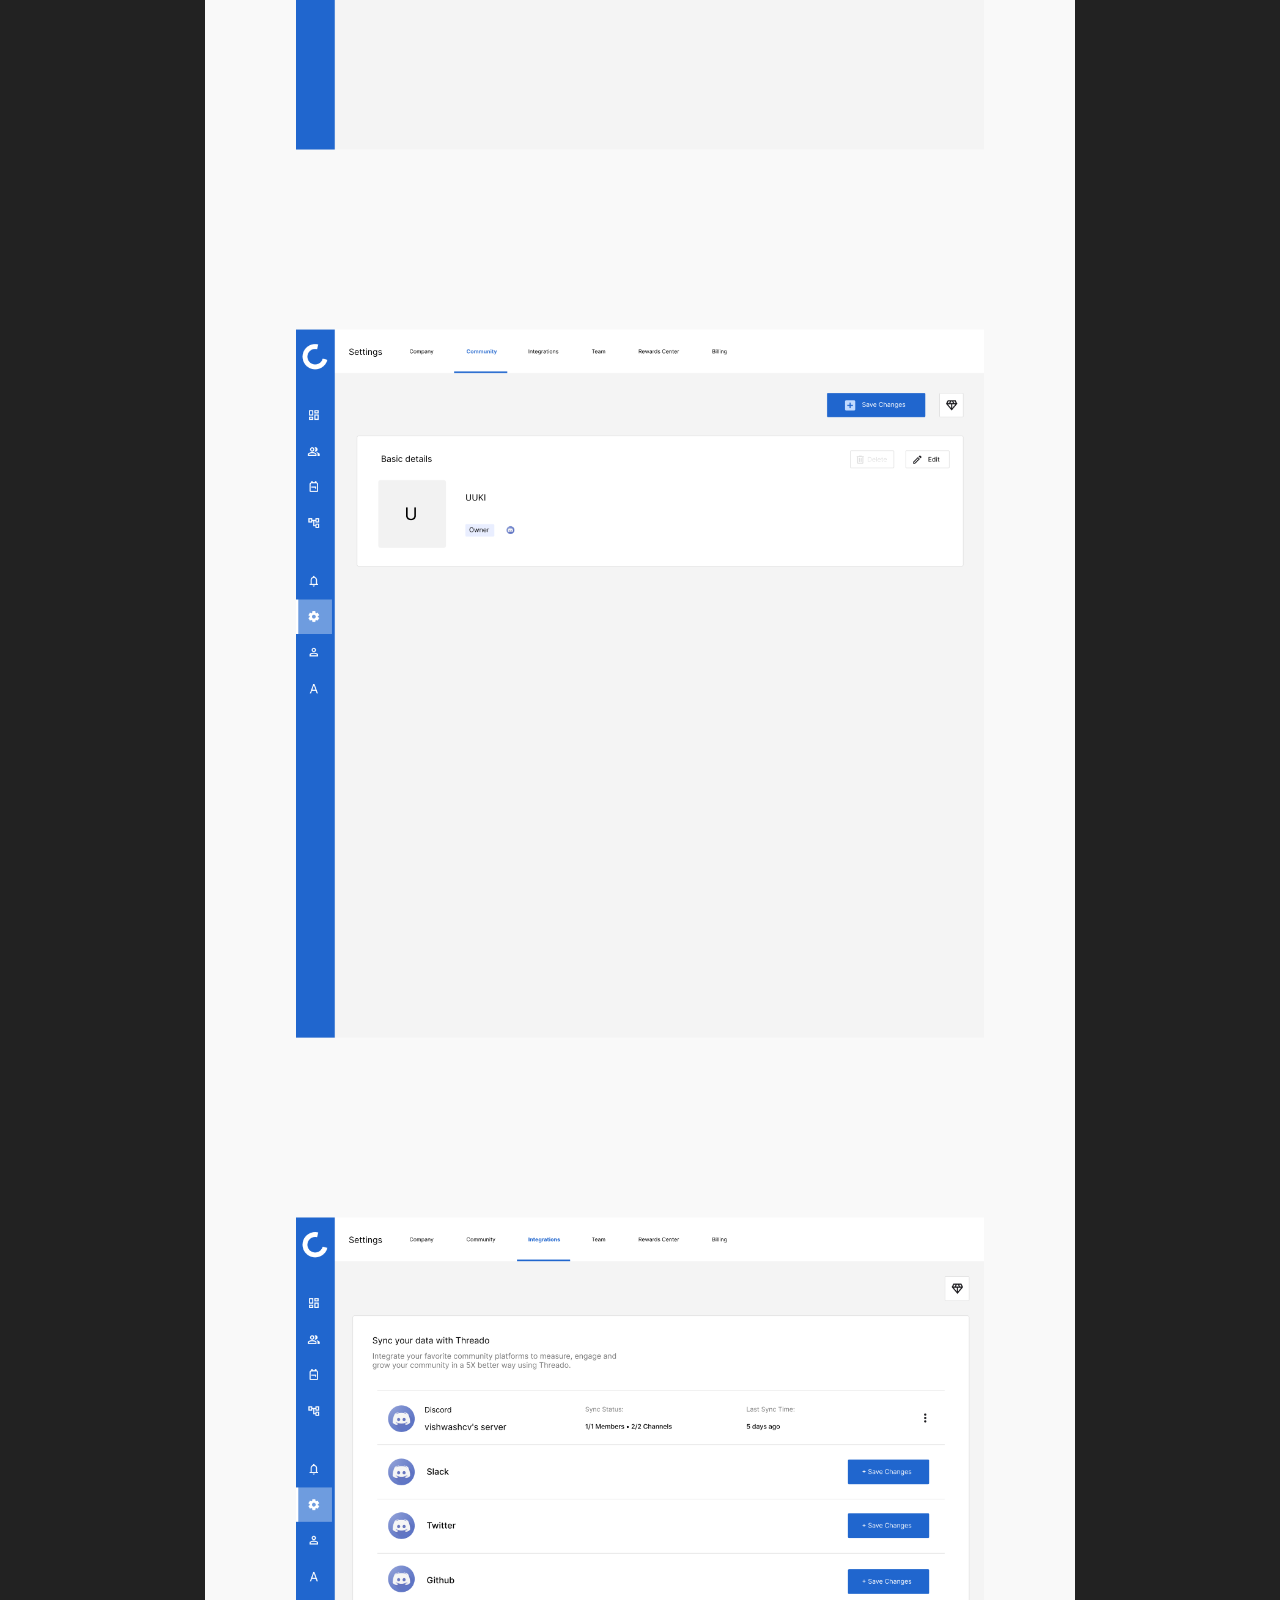
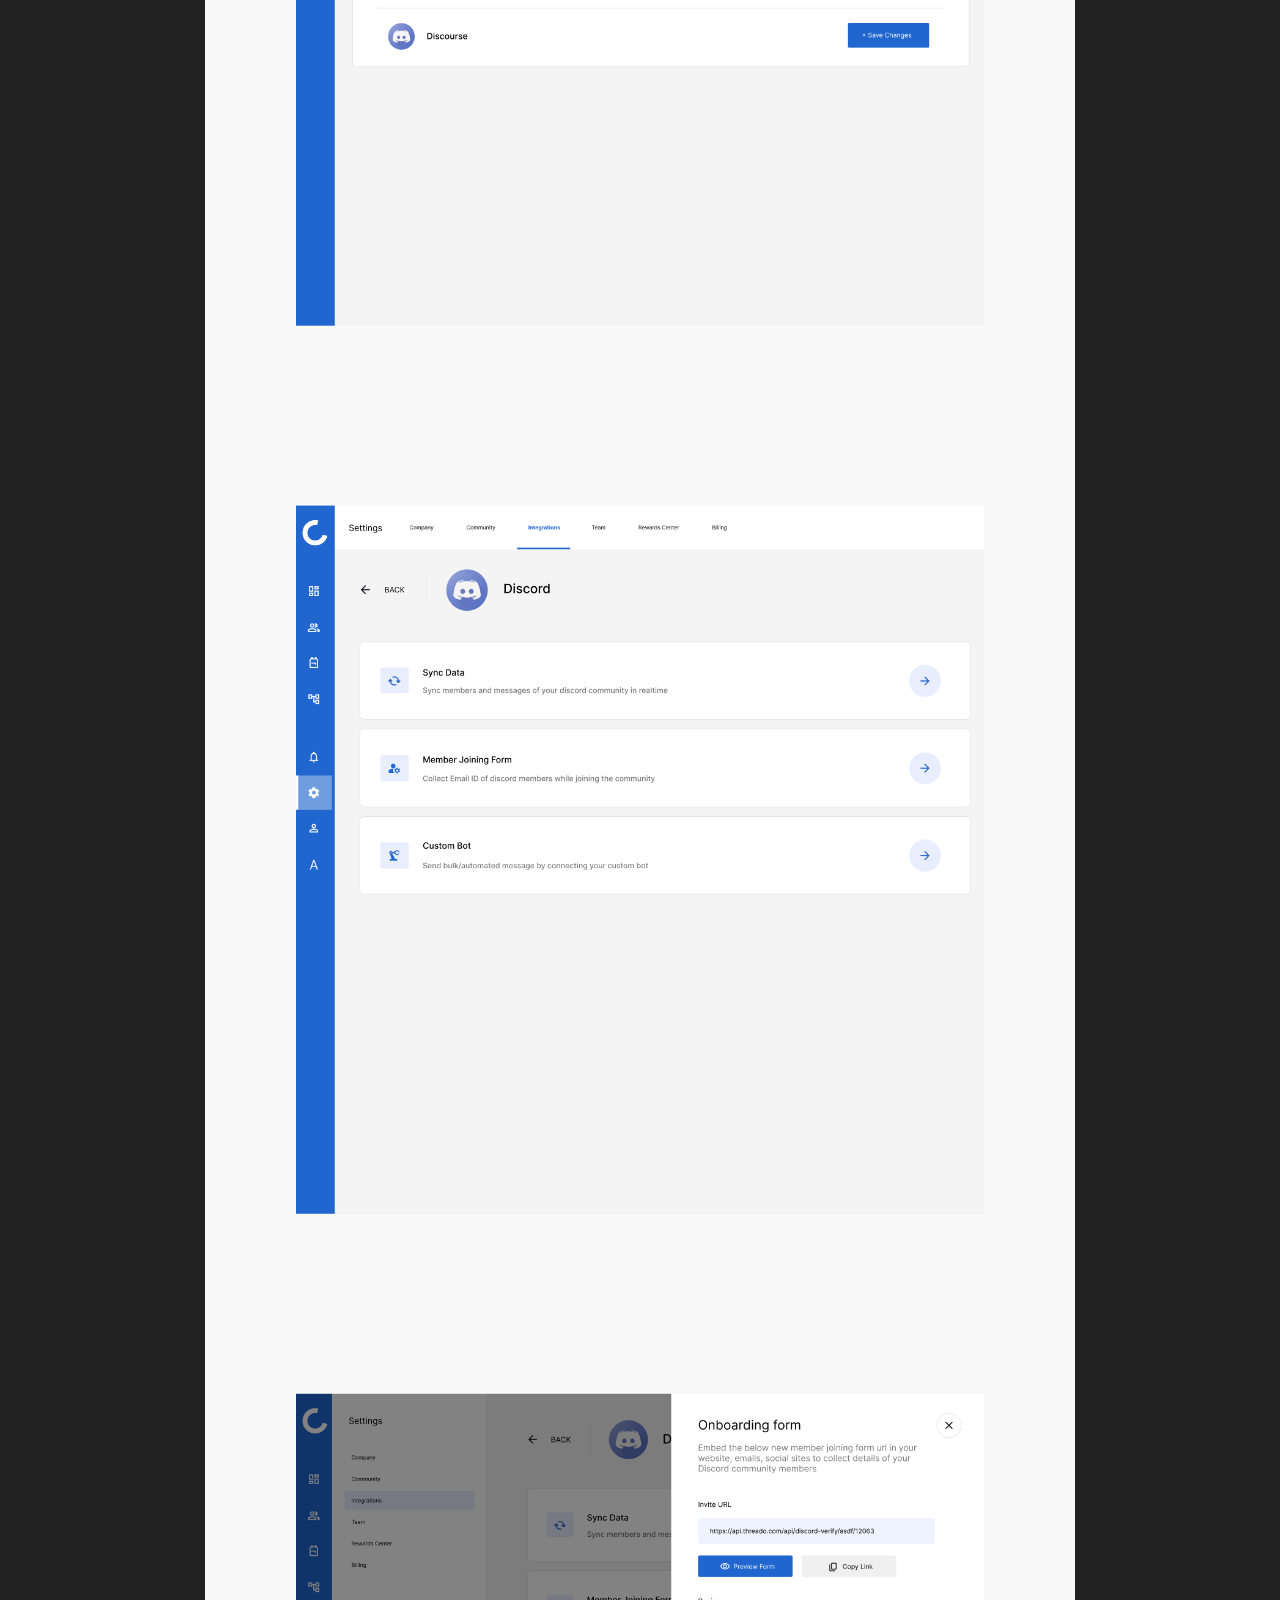
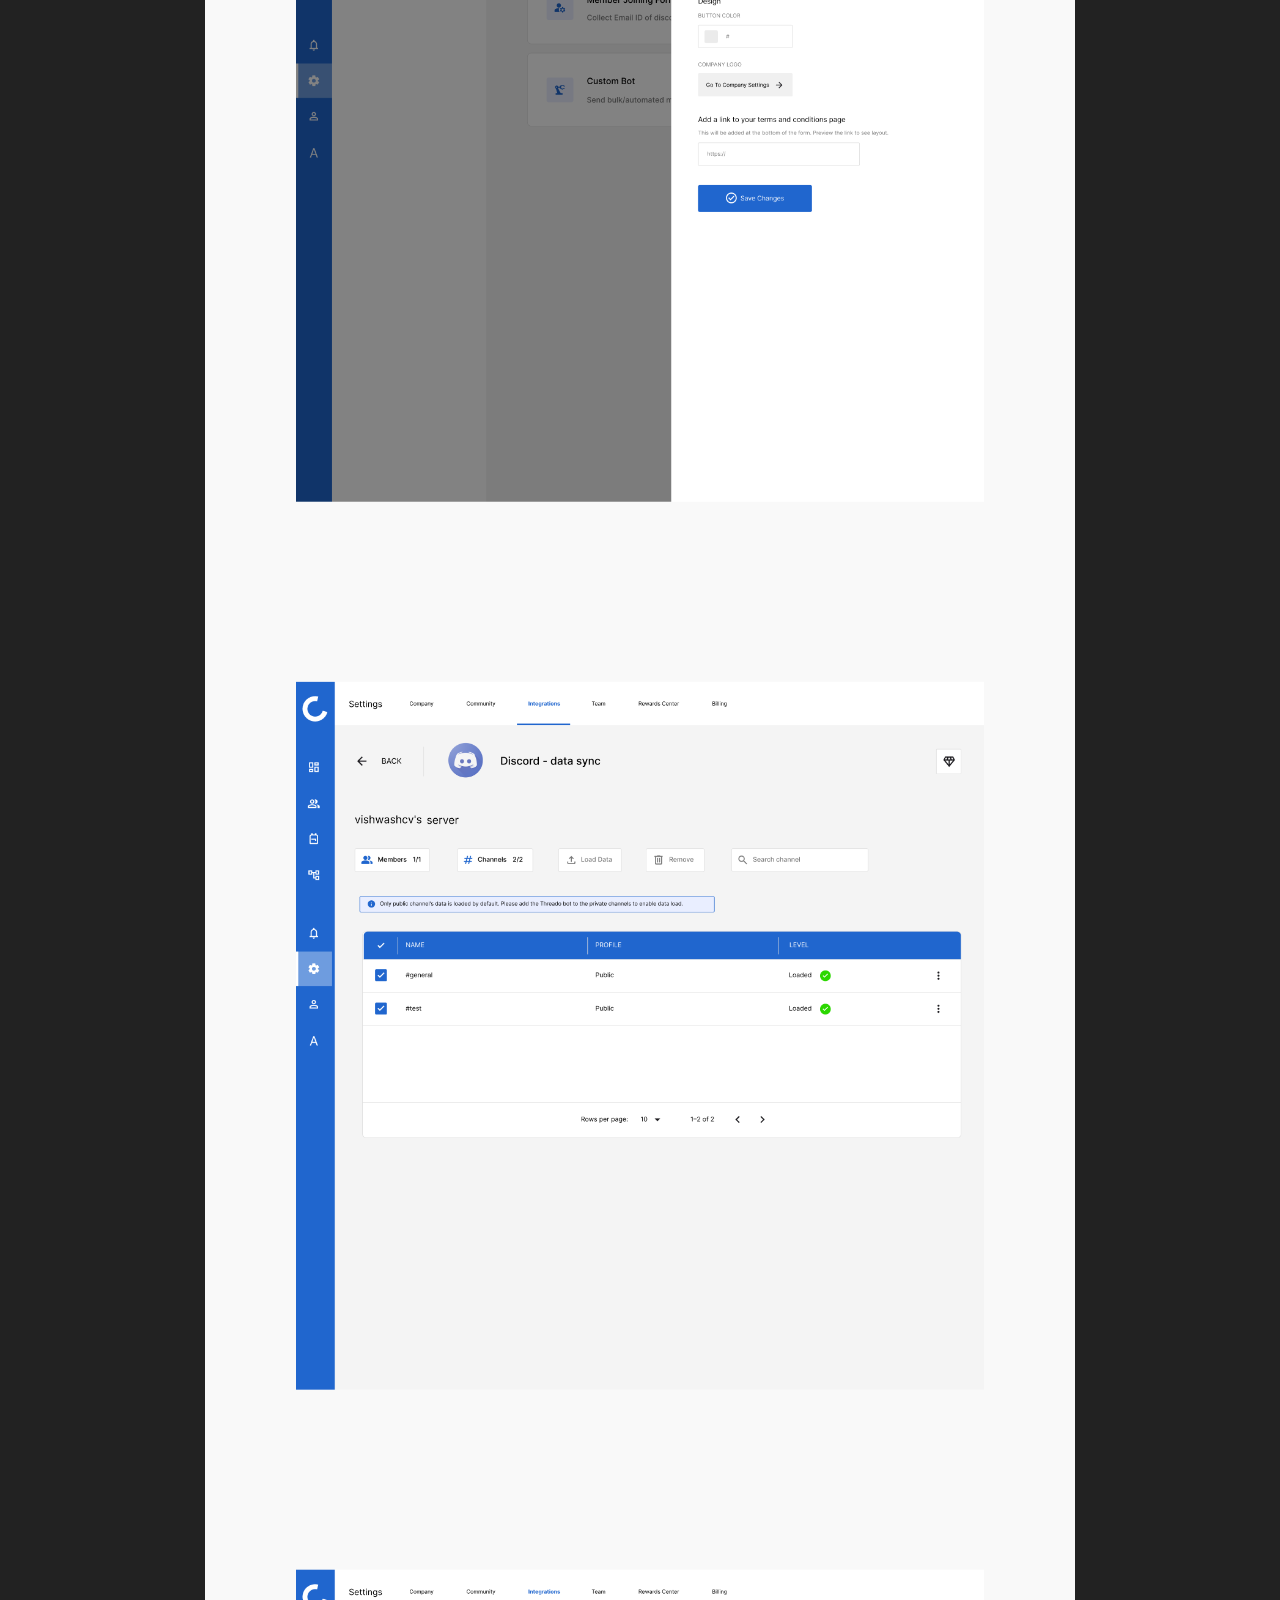
<file: files/seven.html>
<!DOCTYPE html>
<html lang="en">
<head>
    <meta charset="UTF-8">
    <meta http-equiv="X-UA-Compatible" content="IE=edge">
    <meta name="viewport" content="width=device-width, initial-scale=1.0">
    <title>Vishwash</title>
</head>
<style>
    *{
        margin: 0;
        box-sizing: border-box;
    }
    body{
        background-color: #222222;
    }
    .one{
        width: 100%;
    }
    img{
        padding: 0 16%;
        width: 100%;
    }
    
    @media only screen and (max-width:850px) {
        .one{
            margin: 0;
        }
        img {
            padding: 0;
            width: 100%;
        }
    }
</style>
<body>
    <div class="one"><img src="./images/seven.png" /></div>
</body>
</html>
</file>
<file: style.css>
* {
    margin: 0;
    box-sizing: border-box;
}



html {
    scroll-behavior: smooth;
}

body {
    font-family: 'Inter', sans-serif;
    cursor: url(./images/default-cursor.svg), default;
    background-color: rgb(27, 27, 27);
    max-width: 100vw;
    overflow-x: hidden;
}

.name-logo {
    float: left;
    width: 80%;
}

.title-creative {
    font-size: 220%;
    color: rgb(224, 224, 224);
    margin: 10vh 3vw 3vh;
}



.button {
    border: 2px solid rgb(207, 207, 207);
    border-radius: 40px;
    padding: 0.6rem 1.8rem;
    display: flex;
    justify-content: center;
    align-items: center;
    text-align: center;
    min-width: 128px;
    min-height: 38px;
    max-height: 38px;
    cursor: pointer;
    font-size: 12px;
    user-select: none;
    transition: 0.24s;
    cursor: url(./images/pointer-cursor.svg), pointer;
}

.link {
    border: 2px solid transparent;
    border-radius: 120px;
    transition: 0.2s;
    padding: 0.6rem 1.6rem;
    color: rgb(221, 221, 221);
}

.link:hover {
    border: 2px solid rgb(221, 221, 221);
    cursor: url(./images/pointer-cursor.svg), pointer;

}

a {
    text-decoration: none;
}

.button:hover {
    color: rgb(0, 0, 0);
    background-color: rgb(207, 207, 207);
    border: 2px solid rgb(207, 207, 207);

}

.arrow {
    padding-left: 4px;
    font-size: 14px;

}

.section {
    display: flex;
    flex-direction: column;
    justify-content: space-between;
    text-align: center;
    height: 100vh;
    width: 100vw;
    background-color: rgb(27, 27, 27);
    color: rgb(207, 207, 207);
    padding: 6vh 6vw;
}


.f-nav {
    display: flex;
    flex-direction: row;
    justify-content: space-between;
    align-items: center;
    text-align: right;
    font-size: 18px;
}

.center-content {
    display: flex;
    flex-direction: column;
    justify-content: center;
    align-items: center;
}

.hero-button {
    color: rgb(207, 207, 207);
}

.title {
    font-size: 32px;
    margin-bottom: 1vh;
}

.sub-title {
    font-size: 16px;
    margin-bottom: 1.6vh;
    width: 20vw;
}

.s-nav {
    display: flex;
    flex-direction: row;
    justify-content: space-between;
    align-items: center;
    text-align: right;
    font-size: 18px;
}

.title-of-coding {
    display: flex;
    justify-content: center;
    align-items: center;
    padding: 40px 80px;
    font-size: 200%;
    color: white;
}



.social {
    display: flex;
    gap: 3.6vw;
}


.social:hover {
    cursor: url(./images/pointer-cursor.svg), pointer;
}

.section-two {
    width: 100vw;
    height: 100vh;
    display: flex;
    flex-direction: column;
    justify-content: space-between;
    padding: 12vh 8vw 16vh;
    background-color: rgb(221, 221, 221);
}


.profile {
    display: flex;
    flex-direction: row;
    justify-content: space-between;
    align-items: center;
    color: #000000;
}

.profile-pic {
    border-radius: 480px;
    width: 38vh;
    height: 38vh;
}

.profile-about {
    width: 56vw;
    display: flex;
    flex-direction: column;
    gap: 2vh;
}

.profile-about-title {
    font-size: 3vh;
}

.profile-about-para {
    font-size: 4vh;
    letter-spacing: -2px;
}

.profile-sub-about {
    display: flex;
    flex-direction: row;
    justify-content: space-between;
    letter-spacing: -1px;
    font-size: 2.4vh;
}

.profile-sub-about:nth-last-child(-n+1)>div {
    width: 40vw;
}

.section-three {
    height: auto;
    width: 100vw;
    background-color: rgb(27, 27, 27);
}

.preview-img {
    width: 50vw;
    transition: 0.2s;

}

.preview-img-full {
    width: 100vw;
    transition: 0.2s;
    border: 1px solid rgb(27, 27, 27);
}

.preview-img-4 {
    width: 14.2%;
    transition: 0.3s;
}

.preview-img-5 {
    width: 17.25vw;
    justify-content: center;
    transition: 0.3s;
}


.preview-img-6th {
    height: 17.25vw;
    transition: 0.3s;
}

.head-title {
    margin: 60px 10px 10px 20px;
    color: rgb(221, 221, 221);
    background-color: rgb(27, 27, 27);
}

.h-title {
    margin: 30px 10px 10px 10px;
    color: rgb(221, 221, 221);
    background-color: rgb(27, 27, 27);
}


.preview-img-4:hover {
    scale: 0.98;
}

.preview-img-5:hover {
    scale: 0.98;
}

.preview-img-6th:hover {
    scale: 0.98;
}

.preview-img:hover {
    scale: 0.98;
    cursor: url(./images/pointer-cursor.svg), pointer;
}

.preview-img-full:hover {
    scale: 0.98;
    cursor: url(./images/pointer-cursor.svg), pointer;
}

.resume {
    width: 100%;
    margin: 1vw;
}

.height-100 {
    height: 23vw;
}

.flex-resume {
    display: flex;
    flex-direction: row;
}

.width-resume {
    width: 96vw;
    padding: 0 2vw;
}

.width-auto {
    width: 80%;
    display: flex;
    justify-content: space-between;
}

.resume-3 {
    margin-right: 10px;
}

.preview-flex {
    display: flex;
    flex-direction: row;
}

.section-four {
    padding: 7vh 4vw 1vh;
    display: flex;
    flex-direction: column;
    gap: 16px;
    color: rgb(27, 27, 27);
    background-color: rgb(221, 221, 221);
}

.footer {
    padding: 0 4vw 6vh;
    background-color: rgb(236, 236, 236);
    color: rgb(27, 27, 27);
}

.footer-lets-talk {
    display: flex;
    justify-content: center;
    align-items: center;
    font-size: 6rem;
    min-height: 50vh;
}

.footer-bottom {
    width: auto;
    display: flex;
    flex-direction: row;
    align-items: flex-end;
    justify-content: space-between;
    background-color: rgb(236, 236, 236);
    color: rgb(27, 27, 27);
}

.big {
    font-size: 1.6rem;
    font-weight: 600;
    margin: 0.6vh auto;
    letter-spacing: -1px;
    color: rgb(27, 27, 27);
}

.para {
    font-size: 1rem;
    margin: 0.4vh auto;
}

.grey {
    color: rgb(27, 27, 27);
}

.role {
    font-family: 'Poppins', sans-serif;
    font-size: 1.2rem;
}

.name {
    font-family: 'Poppins', sans-serif;
    margin: 1vh auto 0;
    font-size: 1.8rem;
    letter-spacing: -0.6px;
}

.link-bottom {
    color: rgb(27, 27, 27);
    border: 2px solid transparent;
    border-radius: 120px;
    transition: 0.2s;
    padding: 0.6rem 1.6rem;
}

.link-bottom:hover {
    border: 2px solid rgb(27, 27, 27);
    cursor: url(./images/pointer-cursor.svg), pointer;
}

.back-to-top {
    border: 2px solid rgb(27, 27, 27);
    color: rgb(27, 27, 27);
}

.back-to-top:hover {
    background-color: rgb(27, 27, 27);
    border: 2px solid transparent;
    color: rgb(221, 221, 221);
    cursor: url(./images/pointer-cursor.svg), pointer;
}


.creative {
    width: 33%;
}

.full-img {
    width: 100%;
}

.p-creative {
    width: 20%;
}

.space {
    margin: 3vh auto;
}

@media only screen and (max-width: 960px) {

    .p-creative {
        max-width: 40%;
    }

    .section {
        padding: 4vh 8vw;
        height: 100dvh;
    }

    .creative {
        width: 100%;
    }

    .f-nav {
        align-items: flex-start;
    }

    .width-auto {
        display: flex;
        flex-direction: column;
        align-items: flex-end;
        gap: 34px;
    }

    .width-auto>div:nth-child(-n+1) {
        display: none;
    }

    .mobile-button {
        max-width: 128px;
    }

    .social {
        display: none;
    }

    .center-content {
        margin-bottom: 20%;
    }

    .title {
        font-size: 1.48rem;
        margin-top: 1vh;
    }

    .sub-title {
        font-size: 0.86rem;
        margin-bottom: 1.6vh;
        width: 58vw;
    }

    .f-nav {
        font-size: 0.8rem;
    }

    .s-nav {
        font-size: 0.8rem;
        align-items: flex-end;
    }

    .section-two {
        padding: 0;
        height: auto;
        padding-bottom: 4vh;
    }

    .profile {
        padding: 0;
        display: flex;
        flex-direction: column;
    }

    .profile-pic {
        width: 100vw;
        height: auto;
    }

    .profile-about {
        display: flex;
        flex-direction: column;
        align-items: left;
        margin: 4vh auto 2vh;
        width: 88vw;
    }

    .profile-about-title {
        font-size: 20px;
    }

    .profile-pic {
        width: 100vw;
        border-radius: 0px;
    }

    .profile-about-para {
        font-size: 32px;
        letter-spacing: -1px;
    }

    .profile-sub-about {
        display: flex;
        flex-direction: column;
        align-items: center;
    }

    .profile-sub-about:nth-last-child(n)>div {
        width: 88vw;
        margin: 2vh auto;
    }

    /* nav:nth-child(1) > div:nth-last-child(-n+4){
        display: flex;
        flex-direction: column;
        background-color: #dadada;
    } */

    .mobile-flex {
        display: flex;
        flex-direction: column;
    }

    .preview-flex {
        flex-direction: column;
    }

    .preview-img {
        width: 100vw;
    }

    .preview-img-4 {
        width: 100%
    }

    .preview-img-5 {
        width: 100%
    }

    .preview-img-6th {
        height: auto;
        width: 100%;

    }

    .line {
        height: 3px;
        background-color: #161616;
    }

    .section-four {
        padding: 7vh 6vw 1vh;
        display: flex;
        flex-direction: column;
        gap: 16px;
    }

    .footer {
        padding: 0 6vw 4vh;
    }

    .footer-lets-talk {
        font-size: 3rem;
        min-height: 30vh;
    }

    .role {
        font-size: 0.6rem;
    }

    .name {
        font-size: 1.3rem;
    }

    .resume {
        width: 100%;
        margin: 0;
        padding: 0;
    }

    .resume-3 {
        margin-right: 0;
    }

    .width-resume {
        padding: 0;
    }

    .height-100 {
        height: auto;
        width: 100vw;
    }

    .flex-resume {
        display: block
    }
}



@media only screen and (max-width: 375px) {
    .section {
        min-height: 100vh;
    }

    .footer-lets-talk {
        font-size: 2.6rem;
    }
}
</file>
